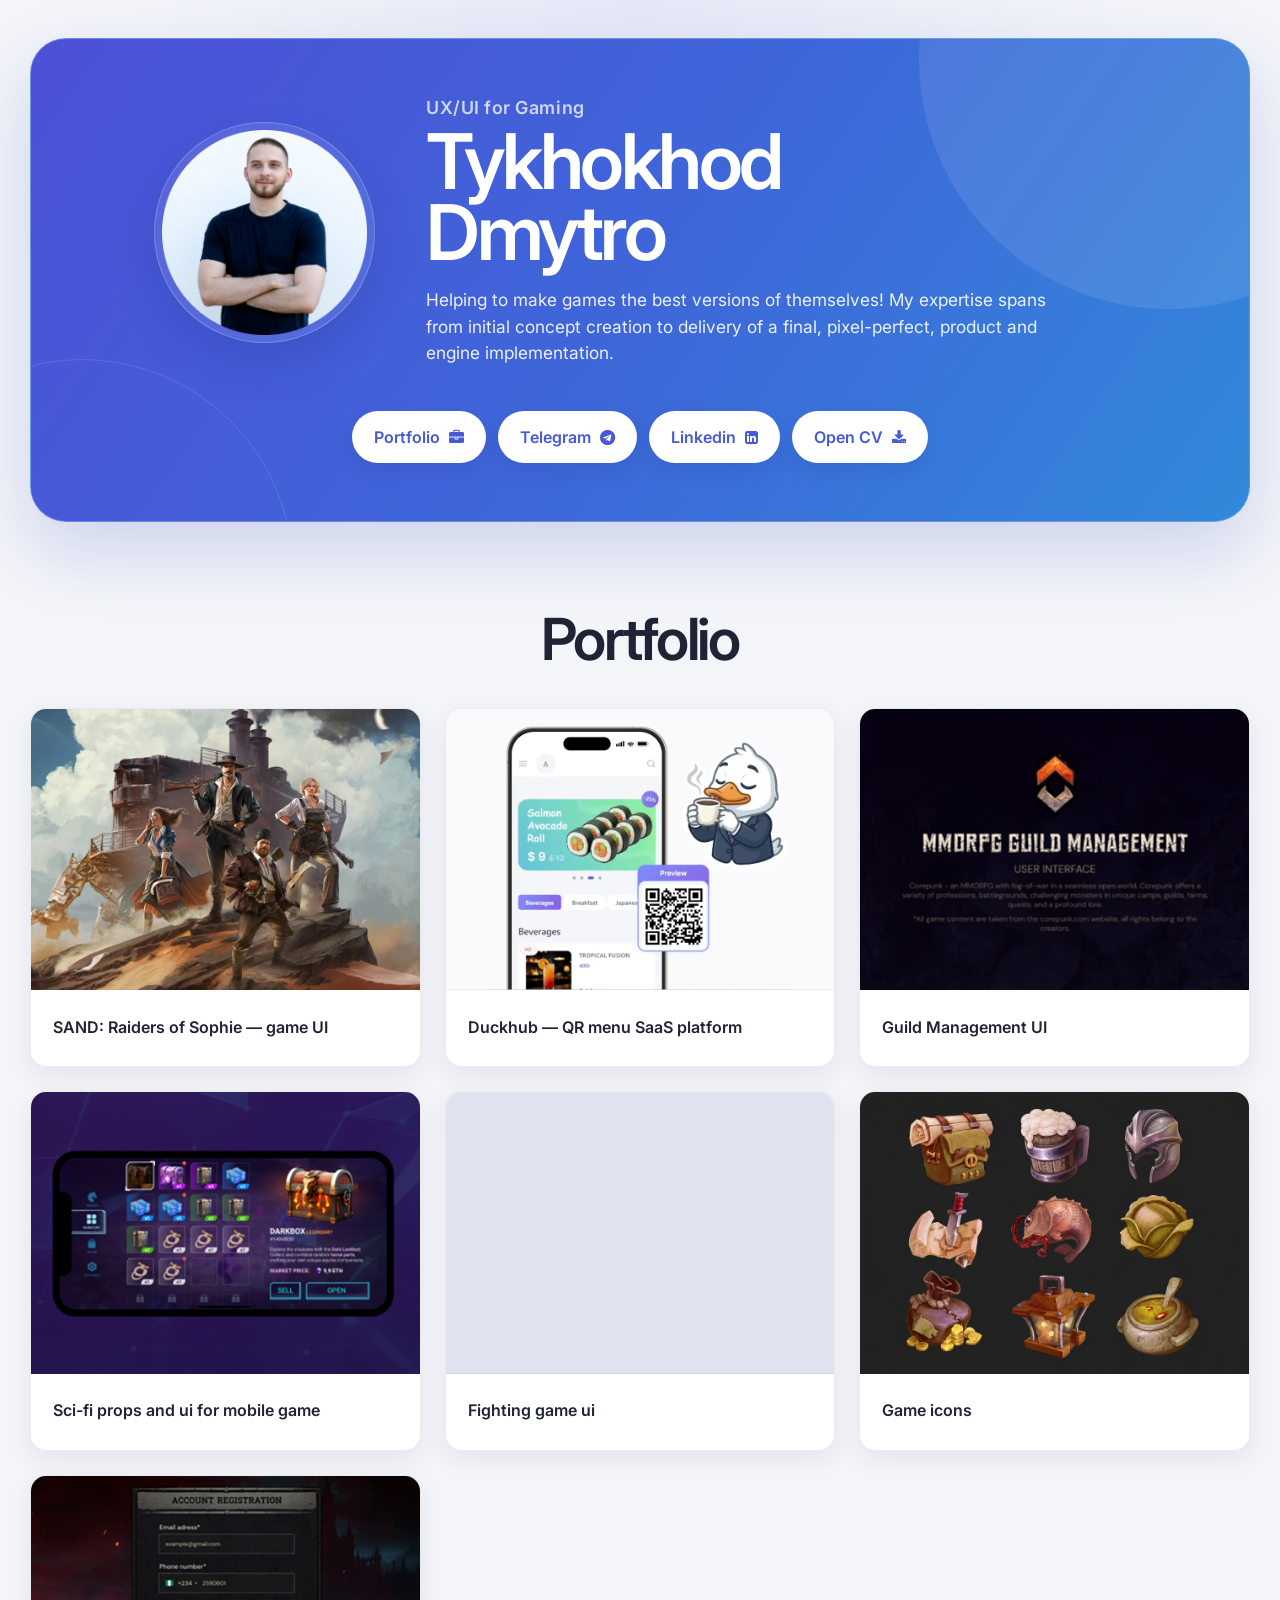
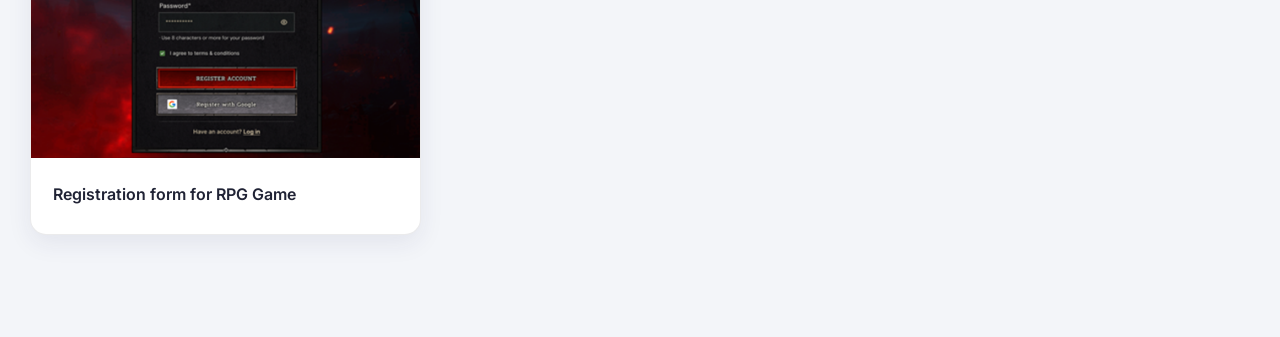
<file: index.html>
<!DOCTYPE html>
<html lang="en">
<head>
    <meta charset="UTF-8">
    <meta name="viewport" content="width=device-width, initial-scale=1, shrink-to-fit=no">
    <meta name="theme-color" content="#4659d7">
    <meta name="description" content="Dmytro Tykhokhod — UX/UI designer for games and digital products.">
    <title>Dmytro Tykhokhod — Game UI/UX Designer</title>
    <link rel="stylesheet" href="static/default.css">
    <link rel="stylesheet" href="static/main.css">
    <link rel="preconnect" href="https://fonts.googleapis.com">
    <link rel="preconnect" href="https://fonts.gstatic.com" crossorigin>
    <link rel="stylesheet" href="https://fonts.googleapis.com/css2?family=Inter:wght@400;500;600;700&amp;display=swap">
    <link rel="icon" type="image/png" href="assets/images/img_Profile.png">
    <link rel="stylesheet" href="static/font-awesome-4.7.0/css/font-awesome.min.css">
</head>
<body>
<div class="container">
    <div class="main">
        <header>
            <div class="logo-section">
                <div class="avatar">
                    <img src="assets/images/img_Profile.png" alt="avatar">
                </div>
                <div class="wrap-description">
                    <div class="profile">UX/UI for Gaming</div>
                    <div class="name">
                        <div>Tykhokhod</div>
                        <div class="first-name">Dmytro</div>
                    </div>
                    <div class="description">
                        Helping to make games the best versions of themselves!
                        My expertise spans from initial concept creation to delivery of a final,
                        pixel-perfect, product and engine implementation.
                    </div>
                </div>
            </div>
        </header>


        <nav aria-label="Portfolio navigation">
            <div class="btn-block">
                <div class="adapted">
                    <button class="btn btn-common" type="button" data-scroll-target=".portfolio">
                        <span>Portfolio</span>
                        <i class="fa fa-briefcase"></i>
                    </button>
                    <a class="btn btn-common" href="https://t.me/dimatyk" target="_blank" rel="noopener noreferrer">
                        <span class="telegram">Telegram</span>
                        <i class="fa fa-telegram"></i>
                    </a>
                    <a class="btn btn-common" href="https://www.linkedin.com/in/dmytro-tykhokhod-5a72621b6/" target="_blank" rel="noopener noreferrer">
                        <span class="linkedin">Linkedin</span>
                        <i class="fa fa-linkedin-square"></i>
                    </a>
                </div>
                <a class="btn btn-common" href="https://drive.google.com/file/d/1KQ-A8HuBuYhqAQ2YOmH59eBYQNU2JqgN/view?usp=sharing" target="_blank" rel="noopener noreferrer">
                    <span>Open CV</span>
                    <i class="fa fa-download"></i>
                </a>
            </div>
        </nav>

    </div>
</div>

<main>
    <div class="portfolio">
        <div class="title">
            Portfolio
        </div>
        <div class="content">
            
            <!-- One wrapping grid: add a card anywhere and the rows re-flow themselves. -->
            <div class="cards">
                <a class="card" href="https://store.steampowered.com/app/1431300/SAND_Raiders_of_Sophie/"
                   target="_blank" rel="noopener noreferrer">
                    <div class="card-media">
                        <img src="assets/images/sand_raiders_of_sophie.jpg"
                             data-cover-src="assets/images/generated-covers/sand-cover-v2.webp"
                             alt="SAND: Raiders of Sophie key art and in-game builder interface">
                    </div>
                    <div class="card-name">SAND: Raiders of Sophie — game UI</div>
                </a>

                <a class="card" href="https://www.duck-hub.com/" target="_blank" rel="noopener noreferrer">
                    <div class="card-media">
                        <img src="assets/images/duckhub-landing.jpg"
                             data-cover-src="assets/images/generated-covers/duckhub-cover-v2.webp"
                             alt="Duckhub landing page showing the QR menu on a phone">
                    </div>
                    <div class="card-name">Duckhub — QR menu SaaS platform</div>
                </a>

                <a class="card" href="https://www.behance.net/gallery/183406741/Guild-Management-Game-UIUX-Design"
                   target="_blank" rel="noopener noreferrer">
                    <div class="card-media">
                        <img src="assets/images/guild-management-ui.png" alt="Guild management game UI">
                    </div>
                    <div class="card-name">Guild Management UI</div>
                </a>

                <a class="card" href="assets/images/scifi_mobile_game.png" target="_blank" rel="noopener noreferrer">
                    <div class="card-media">
                        <img src="assets/images/scifi-props-mobile-game.png" alt="Sci-fi props and UI for a mobile game">
                    </div>
                    <div class="card-name">Sci-fi props and ui for mobile game</div>
                </a>

                <div class="card card-video">
                    <div class="card-media">
                        <iframe src="https://www.youtube.com/embed/bzh3uiaKFiM/?rel=0"
                                title="Fighting game UI showreel"
                                allow="accelerometer; clipboard-write; encrypted-media; gyroscope; picture-in-picture"
                                allowfullscreen></iframe>
                    </div>
                    <div class="card-name">Fighting game ui</div>
                </div>

                <a class="card" href="https://www.artstation.com/artwork/xJELr4" target="_blank" rel="noopener noreferrer">
                    <div class="card-media">
                        <img src="assets/images/game-icons.png"
                             data-cover-src="assets/images/generated-covers/game-icons-cover-v2.webp"
                             alt="Nine hand-painted fantasy game icons">
                    </div>
                    <div class="card-name">Game icons</div>
                </a>

                <a class="card" href="https://www.figma.com/file/7AlN049v7YyGA1jC8XgDGQ/Registration-Form-for-RPG-Game%2C-input-and-button-kit?type=design&node-id=0-1&mode=design&t=4PBK07kCo82uoW28-0"
                   target="_blank" rel="noopener noreferrer">
                    <div class="card-media">
                        <img src="assets/images/registration-form-rpg.png" alt="Registration form for an RPG game">
                    </div>
                    <div class="card-name">Registration form for RPG Game</div>
                </a>
            </div>


            <button class="btn to-top" type="button" data-scroll-target=".container" aria-label="Back to top" title="Back to top">
                <i class="fa fa-arrow-up" aria-hidden="true"></i>
            </button>
        </div>
    </div>
</main>

<script src="static/app.js"></script>
</body>
</html>
</file>
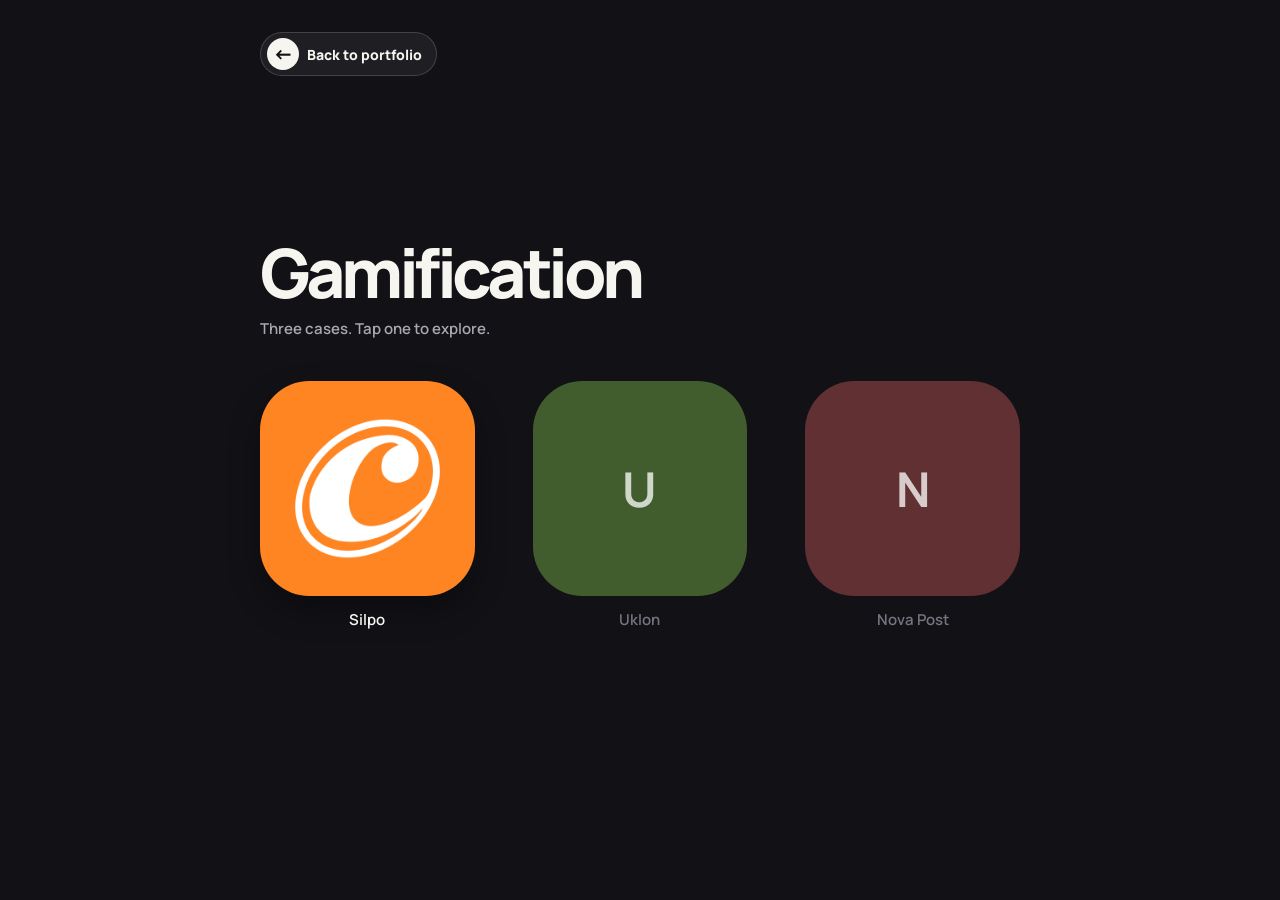
<file: gamification/index.html>
<!doctype html>
<html lang="en">
<head>
    <meta charset="utf-8">
    <meta name="viewport" content="width=device-width, initial-scale=1">
    <meta name="theme-color" content="#111116">
    <meta name="description" content="Gamification concepts by Dmytro Tykhokhod.">
    <title>Gamification — Dmytro Tykhokhod</title>
    <link rel="preconnect" href="https://fonts.googleapis.com">
    <link rel="preconnect" href="https://fonts.gstatic.com" crossorigin>
    <link href="https://fonts.googleapis.com/css2?family=Manrope:wght@500;600;700;800&amp;display=swap" rel="stylesheet">
    <link rel="icon" type="image/png" href="../assets/images/img_Profile.png">
    <link rel="stylesheet" href="styles.css">
</head>
<body>
    <main>
        <a class="back" href="../"><span>←</span> Back to portfolio</a>

        <section class="content" aria-labelledby="page-title">
            <h1 id="page-title">Gamification</h1>
            <p class="subtitle">Three cases. Tap one to explore.</p>

            <div class="apps" aria-label="Gamification projects">
                <a class="app" href="silpo-mcp/">
                    <img src="silpo-app-icon.webp" alt="Silpo app icon">
                    <span>Silpo</span>
                </a>

                <div class="app app--inactive" aria-label="Uklon project, coming soon">
                    <span class="placeholder placeholder--uklon" aria-hidden="true">U</span>
                    <span>Uklon</span>
                </div>

                <div class="app app--inactive" aria-label="Nova Post project, coming soon">
                    <span class="placeholder placeholder--nova" aria-hidden="true">N</span>
                    <span>Nova Post</span>
                </div>
            </div>
        </section>
    </main>
</body>
</html>
</file>
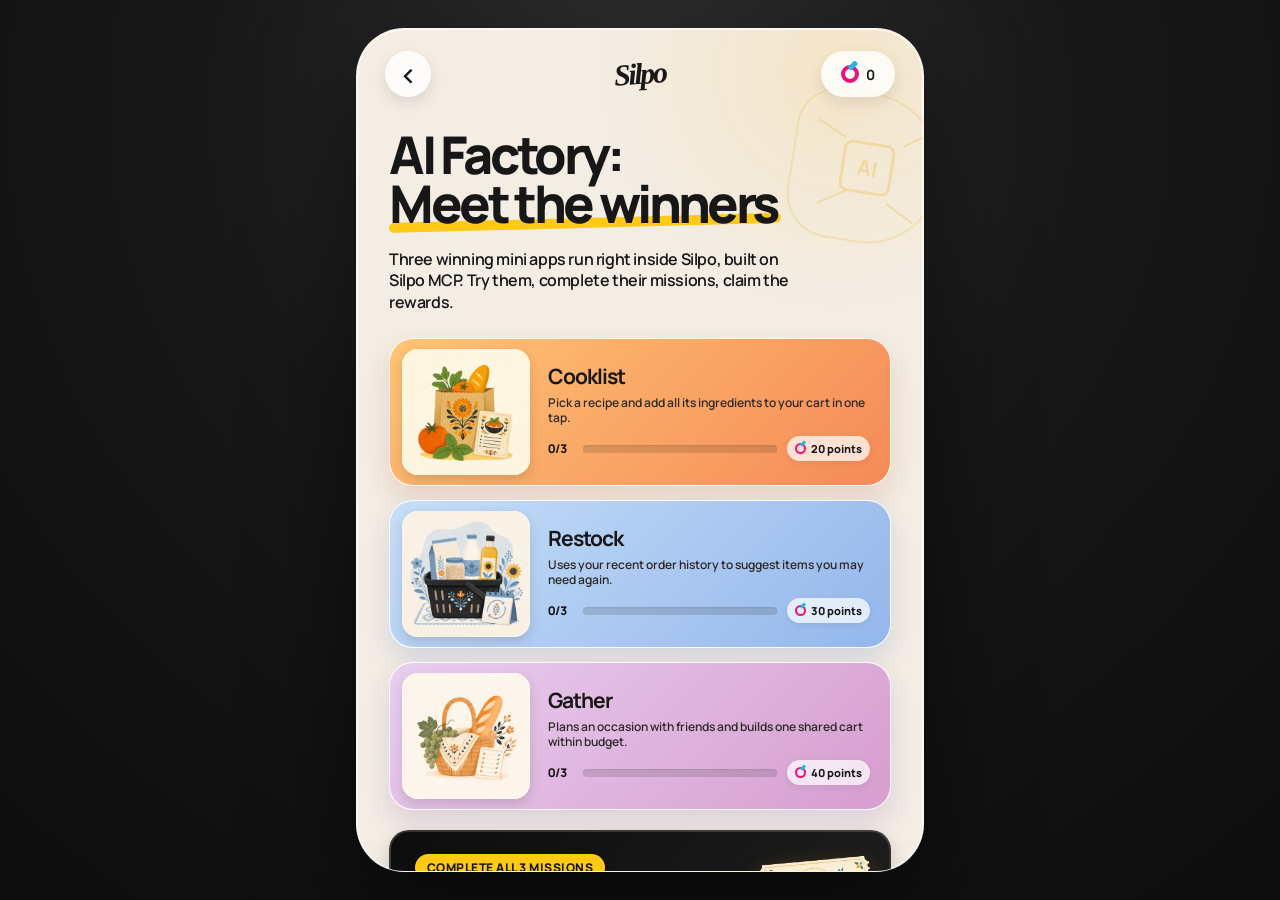
<file: gamification/silpo-mcp/index.html>
<!doctype html>
<html lang="en">
<head>
    <meta charset="utf-8">
    <meta name="viewport" content="width=device-width, initial-scale=1">
    <meta name="theme-color" content="#171717">
    <meta name="description" content="A fictional Silpo in-app event for three MCP hackathon winners.">
    <meta property="og:title" content="Silpo AI Factory Winners">
    <meta property="og:description" content="Try three winning products, complete their missions, and claim rewards.">
    <title>Silpo AI Factory Winners</title>
    <link rel="preconnect" href="https://fonts.googleapis.com">
    <link rel="preconnect" href="https://fonts.gstatic.com" crossorigin>
    <link href="https://fonts.googleapis.com/css2?family=Manrope:wght@500;600;700;800&amp;display=swap" rel="stylesheet">
    <link rel="icon" type="image/png" href="../../assets/images/img_Profile.png">
    <link rel="stylesheet" href="case.css?v=20260831-105">
</head>
<body>
    <div class="demo-stage">
        <main class="event-app" id="app" aria-live="polite"></main>
    </div>

    <button class="success-toast" id="success-toast" type="button" hidden>
        <span class="toast-icon" aria-hidden="true"><svg viewBox="0 0 24 24" width="22" height="22"><path d="M5 12.5l4.2 4.2L19 7.5" fill="none" stroke="currentColor" stroke-width="3" stroke-linecap="round" stroke-linejoin="round"/></svg></span>
        <span><strong>Mission complete</strong><small>Tap to claim your reward</small></span>
        <em aria-hidden="true">›</em>
        <i></i>
    </button>

    <div class="modal" id="info-modal" hidden>
        <div class="modal-card" role="dialog" aria-modal="true" aria-labelledby="modal-title">
            <button class="round-button modal-close" type="button" data-action="close-info" aria-label="Close">×</button>
            <span class="modal-icon">🏆</span>
            <h2 id="modal-title">About this event</h2>
            <p>A fictional Silpo campaign for three MCP hackathon winners. No real orders or rewards are created.</p>
            <button class="primary-button" type="button" data-action="close-info">Got it</button>
        </div>
    </div>

    <script src="case.js?v=20260831-105"></script>
</body>
</html>
</file>
<file: static/default.css>
* {
    margin: 0;
    padding: 0;
    border: 0;
    box-sizing: border-box;
}

body, h1, h2, h3, h4, h5, h6, p {
    font-family: inherit;
    font-weight: normal;
}

ul, ol {
    list-style: none;
}

button, input, select, textarea {
    margin: 0;
    padding: 0;
    border: none;
    background: none;
    font: inherit;
    color: inherit;
}
</file>
<file: static/main.css>
:root {
    --page-bg: #f3f5f9;
    --surface: #ffffff;
    --text: #202335;
    --muted: #697086;
    --primary: #4659d7;
    --primary-dark: #3446bd;
    --accent: #ff5938;
    --border: rgba(32, 35, 53, 0.09);
    --shadow-sm: 0 8px 24px rgba(35, 42, 88, 0.08);
    --shadow-md: 0 18px 50px rgba(35, 42, 88, 0.14);
}

html {
    scroll-behavior: smooth;
    overflow-x: hidden;
}

body {
    min-width: 320px;
    min-height: 100vh;
    overflow-x: hidden;
    background:
        radial-gradient(circle at 50% 0, rgba(76, 83, 214, 0.08), transparent 32rem),
        var(--page-bg);
    color: var(--text);
    font-family: "Inter", sans-serif;
    -webkit-font-smoothing: antialiased;
    text-rendering: optimizeLegibility;
}

.container {
    width: 100%;
    max-width: 1490px;
    margin: 0 auto;
    padding: 0 clamp(16px, 3vw, 30px);
}

.main {
    position: relative;
    isolation: isolate;
    width: 100%;
    margin-top: clamp(16px, 3vw, 40px);
    overflow: hidden;
    border: 1px solid rgba(255, 255, 255, 0.25);
    border-radius: clamp(24px, 3vw, 36px);
    padding: clamp(28px, 4.5vw, 64px) clamp(20px, 6vw, 84px);
    background: linear-gradient(125deg, #4d50d6 0%, #3e67d9 52%, #3289db 100%);
    box-shadow: 0 28px 70px rgba(55, 76, 184, 0.2);
}

.main::before,
.main::after {
    position: absolute;
    z-index: -1;
    border-radius: 50%;
    content: "";
    pointer-events: none;
}

.main::before {
    top: -230px;
    right: -170px;
    width: 500px;
    height: 500px;
    background: rgba(255, 255, 255, 0.09);
}

.main::after {
    bottom: -260px;
    left: -160px;
    width: 420px;
    height: 420px;
    border: 1px solid rgba(255, 255, 255, 0.12);
}

.logo-section {
    display: flex;
    align-items: center;
    justify-content: center;
    gap: clamp(24px, 4vw, 56px);
    max-width: 1040px;
    margin: 0 auto;
}

.avatar {
    flex: 0 0 auto;
    padding: 7px;
    border: 1px solid rgba(255, 255, 255, 0.22);
    border-radius: 50%;
    background: rgba(255, 255, 255, 0.09);
    box-shadow: 0 20px 45px rgba(24, 38, 122, 0.18);
}

.avatar img {
    display: block;
    width: clamp(144px, 16vw, 220px);
    height: auto;
}

.wrap-description {
    flex: 1 1 520px;
    min-width: 0;
    max-width: 700px;
}

.profile {
    color: rgba(255, 255, 255, 0.74);
    font-size: clamp(14px, 1.4vw, 19px);
    font-weight: 600;
    letter-spacing: 0.03em;
}

.name {
    display: flex;
    flex-direction: column;
    margin: 0.12em 0 0.24em;
    color: #ffffff;
    font-size: clamp(44px, 6vw, 84px);
    font-weight: 600;
    letter-spacing: -0.045em;
    line-height: 0.92;
}

.description {
    max-width: 650px;
    color: rgba(255, 255, 255, 0.9);
    font-size: clamp(15px, 1.35vw, 18px);
    font-weight: 400;
    line-height: 1.55;
}

.btn-block,
.adapted {
    display: flex;
    flex-wrap: wrap;
    justify-content: center;
    gap: 12px;
}

.btn-block {
    margin-top: clamp(28px, 4vw, 44px);
}

.btn {
    display: inline-flex;
    min-height: 52px;
    align-items: center;
    justify-content: center;
    gap: 9px;
    border: 0;
    border-radius: 999px;
    padding: 14px 22px;
    color: var(--primary);
    background: var(--surface);
    box-shadow: 0 8px 20px rgba(28, 43, 121, 0.12);
    cursor: pointer;
    font-size: 16px;
    font-weight: 600;
    line-height: 1;
    text-decoration: none;
    touch-action: manipulation;
    transition: color 160ms ease, background 160ms ease, box-shadow 160ms ease, transform 160ms ease;
}

.btn i {
    font-size: 0.95em;
}

.btn:active {
    color: #ffffff;
    background: var(--accent);
    box-shadow: 0 6px 14px rgba(234, 68, 38, 0.24);
    transform: scale(0.98);
}

.btn:focus-visible,
.card:focus-visible {
    outline: 3px solid rgba(255, 255, 255, 0.95);
    outline-offset: 4px;
}

.portfolio {
    width: 100%;
    padding-top: clamp(48px, 7vw, 88px);
}

.portfolio .title {
    margin: 0 auto clamp(24px, 4vw, 40px);
    padding: 0 20px;
    color: var(--text);
    font-size: clamp(34px, 5vw, 58px);
    font-weight: 600;
    letter-spacing: -0.04em;
    line-height: 1;
    text-align: center;
}

.content {
    position: relative;
    width: 100%;
    max-width: 1490px;
    margin: 0 auto;
    padding: 0 clamp(16px, 3vw, 30px) clamp(64px, 8vw, 110px);
}

.cards {
    display: grid;
    grid-template-columns: repeat(3, minmax(0, 1fr));
    gap: clamp(16px, 2vw, 24px);
    width: 100%;
}

.card {
    display: flex;
    min-width: 0;
    flex-direction: column;
    overflow: hidden;
    border: 1px solid var(--border);
    border-radius: 16px;
    background: var(--surface);
    box-shadow: var(--shadow-sm);
    color: inherit;
    cursor: pointer;
    text-decoration: none;
    transition: transform 180ms cubic-bezier(0.2, 0, 0, 1), box-shadow 180ms cubic-bezier(0.2, 0, 0, 1), border-color 180ms ease;
}

.card:active {
    transform: translateY(-1px);
}

.card:focus-visible {
    outline-color: var(--primary);
}

.card-video,
.card-video:active {
    border-color: var(--border);
    box-shadow: var(--shadow-sm);
    cursor: default;
    transform: none;
}

.card-media {
    position: relative;
    width: 100%;
    aspect-ratio: 461 / 334;
    overflow: hidden;
    background: #dfe3ef;
}

.card-media::after {
    position: absolute;
    inset: 0;
    border-bottom: 1px solid rgba(32, 35, 53, 0.06);
    content: "";
    pointer-events: none;
}

.card-media img,
.card-media iframe {
    display: block;
    width: 100%;
    height: 100%;
    object-fit: cover;
    object-position: top center;
}

.card-media img {
    transition: transform 420ms cubic-bezier(0.2, 0, 0, 1);
}

.card-name {
    display: flex;
    min-height: 76px;
    align-items: center;
    padding: 18px 22px 20px;
    color: var(--text);
    font-size: clamp(16px, 1.25vw, 18px);
    font-weight: 600;
    line-height: 1.35;
}

.to-top {
    position: fixed;
    z-index: 10;
    right: clamp(14px, 2vw, 26px);
    bottom: clamp(14px, 2vw, 26px);
    width: 52px;
    height: 52px;
    padding: 0;
    border-radius: 50%;
    color: #ffffff;
    background: var(--accent);
    box-shadow: 0 12px 28px rgba(234, 68, 38, 0.32);
    opacity: 0;
    pointer-events: none;
    transform: translateY(12px);
}

.to-top.is-visible {
    opacity: 1;
    pointer-events: auto;
    transform: translateY(0);
}

@media (max-width: 1023px) {
    .logo-section {
        gap: 28px;
    }

    .cards {
        grid-template-columns: repeat(2, minmax(0, 1fr));
    }
}

@media (max-width: 700px) {
    body {
        background: var(--page-bg);
    }

    .container {
        padding: 0 12px;
    }

    .main {
        margin-top: 12px;
        border-radius: 24px;
        padding: 32px 18px 22px;
    }

    .logo-section {
        flex-direction: column;
        gap: 20px;
        text-align: center;
    }

    .avatar {
        padding: 5px;
    }

    .avatar img {
        width: clamp(126px, 38vw, 168px);
    }

    .wrap-description {
        flex-basis: auto;
    }

    .profile {
        font-size: 14px;
    }

    .name {
        margin-top: 0.15em;
        font-size: clamp(42px, 14vw, 58px);
        line-height: 0.94;
    }

    .description {
        max-width: 34rem;
        margin: 0 auto;
        font-size: 15px;
        line-height: 1.5;
    }

    .btn-block {
        display: grid;
        grid-template-columns: repeat(2, minmax(0, 1fr));
        gap: 10px;
        margin-top: 26px;
    }

    .adapted {
        display: contents;
    }

    .btn {
        width: 100%;
        min-width: 0;
        min-height: 50px;
        padding: 13px 12px;
        font-size: 15px;
    }

    .portfolio {
        padding-top: 48px;
    }

    .portfolio .title {
        margin-bottom: 24px;
        font-size: 36px;
    }

    .content {
        padding: 0 12px 72px;
    }

    .cards {
        grid-template-columns: minmax(0, 1fr);
        gap: 16px;
    }

    .card {
        width: 100%;
        max-width: none;
        border-radius: 14px;
    }

    .card-name {
        min-height: 68px;
        padding: 16px 18px 18px;
        font-size: 17px;
    }

    .to-top {
        right: 12px;
        bottom: 12px;
        width: 48px;
        height: 48px;
    }
}

@media (max-width: 340px) {
    .btn-block {
        grid-template-columns: minmax(0, 1fr);
    }

    .main {
        padding-inline: 14px;
    }
}

@media (hover: hover) and (pointer: fine) {
    .btn:hover {
        color: #ffffff;
        background: var(--accent);
        box-shadow: 0 12px 26px rgba(234, 68, 38, 0.3);
        transform: translateY(-2px);
    }

    .btn:active {
        box-shadow: 0 6px 14px rgba(234, 68, 38, 0.24);
        transform: scale(0.98);
    }

    .card:not(.card-video):hover {
        border-color: rgba(70, 89, 215, 0.2);
        box-shadow: var(--shadow-md);
        transform: translateY(-5px);
    }

    .card:not(.card-video):hover .card-media img {
        transform: scale(1.025);
    }

    .to-top:hover {
        background: #f0492b;
    }
}

@media (prefers-reduced-motion: reduce) {
    html {
        scroll-behavior: auto;
    }

    .btn,
    .card,
    .card-media img,
    .to-top {
        transition: none;
    }
}
</file>
<file: gamification/styles.css>
:root {
    color-scheme: dark;
    font-family: "Manrope", system-ui, -apple-system, BlinkMacSystemFont, "Segoe UI", sans-serif;
}

* { box-sizing: border-box; }

html,
body {
    min-width: 320px;
    min-height: 100%;
}

body {
    margin: 0;
    color: #f7f5ef;
    background: #111116;
    -webkit-font-smoothing: antialiased;
}

main {
    display: flex;
    width: min(100% - 40px, 760px);
    min-height: 100svh;
    margin: 0 auto;
    flex-direction: column;
    padding: 32px 0;
}

.back {
    display: inline-flex;
    width: fit-content;
    min-height: 44px;
    align-items: center;
    gap: 8px;
    padding: 5px 14px 5px 6px;
    border: 1px solid rgba(255, 255, 255, .16);
    border-radius: 999px;
    color: #f7f5ef;
    background: rgba(255, 255, 255, .06);
    font-size: 14px;
    font-weight: 800;
    text-decoration: none;
    transition: background .18s ease, border-color .18s ease;
}

.back span {
    display: grid;
    width: 32px;
    height: 32px;
    place-items: center;
    border-radius: 50%;
    color: #111116;
    background: #f7f5ef;
    font-size: 20px;
    line-height: 1;
}

.content {
    margin: auto 0;
    padding-bottom: 76px;
}

h1 {
    margin: 0 0 12px;
    font-size: clamp(42px, 8vw, 68px);
    font-weight: 800;
    letter-spacing: -.065em;
    line-height: 1;
}

.subtitle {
    margin: 0 0 42px;
    color: #aaa7b1;
    font-size: 15px;
    font-weight: 600;
}

.apps {
    display: grid;
    grid-template-columns: repeat(3, minmax(0, 1fr));
    gap: clamp(22px, 7vw, 58px);
}

.app {
    display: flex;
    min-width: 0;
    flex-direction: column;
    align-items: center;
    gap: 13px;
    color: #f7f5ef;
    font-size: 15px;
    font-weight: 600;
    text-decoration: none;
}

.app img,
.placeholder {
    display: grid;
    width: 100%;
    aspect-ratio: 1;
    place-items: center;
    border-radius: 23%;
}

.app img {
    object-fit: cover;
    box-shadow: 0 14px 32px rgba(0, 0, 0, .28);
    transition: transform .18s ease;
}

.placeholder {
    color: rgba(255, 255, 255, .75);
    background: #292931;
    font-size: clamp(30px, 8vw, 48px);
    font-weight: 700;
}

.placeholder--uklon { background: #415c2d; }
.placeholder--nova { background: #603033; }

.app--inactive {
    color: #77747f;
    cursor: default;
}

@media (hover: hover) {
    a.app:hover img { transform: translateY(-5px); }
    .back:hover {
        border-color: rgba(255, 255, 255, .3);
        background: rgba(255, 255, 255, .11);
    }
}

@media (max-width: 520px) {
    main {
        width: min(100% - 32px, 760px);
        padding-top: 20px;
    }

    .content { padding-bottom: 48px; }

    h1 {
        font-size: 46px;
    }

    .subtitle { margin-bottom: 34px; }

    .apps { gap: 14px; }

    .app {
        gap: 10px;
        font-size: 13px;
    }
}

@media (prefers-reduced-motion: reduce) {
    * { transition: none !important; }
}
</file>
<file: gamification/silpo-mcp/case.css>
:root {
    color-scheme: light;
    --ink: #171717;
    --paper: #f3ede4;
    --paper-deep: #e9dfd2;
    --yellow: #ffc916;
    --yellow-bright: #ffd82e;
    --gold: #e7a900;
    --line: #ecd8b3;
    --muted: #5d574c;
    --green: #0f7350;
    --shadow: 0 18px 48px rgba(18, 16, 12, .16);
    font-family: "Manrope", system-ui, -apple-system, BlinkMacSystemFont, "Segoe UI", sans-serif;
}

* {
    box-sizing: border-box;
}

html {
    min-width: 320px;
    background: #111;
}

body {
    min-width: 320px;
    min-height: 100vh;
    min-height: 100dvh;
    margin: 0;
    color: var(--ink);
    background:
        radial-gradient(circle at 50% 12%, #313131 0, #181818 42%, #0d0d0d 100%);
}

button,
a {
    -webkit-tap-highlight-color: transparent;
}

button {
    font: inherit;
}

button:focus-visible {
    outline: 3px solid #2f79ff;
    outline-offset: 3px;
}

[hidden] {
    display: none !important;
}

.demo-stage {
    display: grid;
    min-height: 100vh;
    min-height: 100dvh;
    place-items: center;
    padding: 28px;
}

.event-app {
    position: relative;
    width: min(100%, 568px);
    height: min(1040px, calc(100vh - 56px));
    min-height: 720px;
    overflow-x: hidden;
    overflow-y: auto;
    overscroll-behavior: contain;
    scrollbar-width: none;
    border: 1px solid rgba(255, 255, 255, .42);
    border-radius: 48px;
    background:
        radial-gradient(circle at 85% 5%, rgba(255, 190, 55, .16), transparent 26%),
        var(--paper);
    box-shadow: 0 40px 100px rgba(0, 0, 0, .55), inset 0 0 0 1px rgba(255, 255, 255, .7);
}

.event-app::-webkit-scrollbar {
    display: none;
}

.screen {
    min-height: 100%;
    overflow: visible;
    animation: screen-in .42s cubic-bezier(.22, .9, .3, 1) both;
}

.top-bar {
    position: sticky;
    top: 0;
    z-index: 20;
    display: grid;
    grid-template-columns: 80px 1fr 80px;
    align-items: center;
    padding: 22px 28px 18px;
    background: rgba(243, 237, 228, 0);
    box-shadow: 0 10px 24px rgba(52, 43, 32, 0);
    -webkit-backdrop-filter: blur(0) saturate(1);
    backdrop-filter: blur(0) saturate(1);
    transition: background-color .2s ease, box-shadow .2s ease, backdrop-filter .2s ease;
}

.top-bar.is-scrolled {
    background: rgba(243, 237, 228, .9);
    box-shadow: 0 10px 24px rgba(52, 43, 32, .06);
    -webkit-backdrop-filter: blur(14px) saturate(1.08);
    backdrop-filter: blur(14px) saturate(1.08);
}

.bonus-mark {
    --bonus-size: 18px;
    position: relative;
    display: inline-block;
    width: 1em;
    height: 1em;
    flex: none;
    box-sizing: border-box;
    border: .27em solid #f20f78;
    border-radius: 50%;
    font-size: var(--bonus-size);
}

.bonus-mark::after {
    position: absolute;
    top: -.33em;
    right: -.18em;
    width: .56em;
    height: .3em;
    border-radius: .08em;
    background: #20b9df;
    content: "";
    transform: rotate(-44deg);
}

.points-wallet {
    position: relative;
    display: inline-flex;
    min-width: 74px;
    height: 46px;
    align-items: center;
    justify-content: center;
    justify-self: end;
    gap: 7px;
    padding: 0 13px;
    border-radius: 999px;
    color: #171717;
    background: rgba(255, 255, 255, .82);
    box-shadow: 0 6px 16px rgba(23, 23, 23, .1);
    font-size: 14px;
    font-weight: 800;
    transition: transform .22s cubic-bezier(.2, 1.7, .4, 1), box-shadow .22s ease;
}

.points-wallet > .bonus-mark {
    --bonus-size: 18px;
}

.points-wallet.is-updated {
    box-shadow: 0 8px 22px rgba(181, 128, 0, .42);
    animation: wallet-arrival .34s cubic-bezier(.2, 1.7, .4, 1) both;
}

.round-button {
    display: grid;
    width: 46px;
    height: 46px;
    padding: 0;
    place-items: center;
    border: 0;
    border-radius: 50%;
    color: var(--ink);
    background: rgba(255, 255, 255, .82);
    box-shadow: 0 6px 16px rgba(23, 23, 23, .1);
    cursor: pointer;
    font-size: 31px;
    font-weight: 500;
    line-height: 1;
}

.silpo-logo {
    justify-self: center;
    font-family: Georgia, "Times New Roman", serif;
    font-size: 30px;
    font-style: italic;
    font-weight: 800;
    letter-spacing: -.08em;
    transform: rotate(-4deg);
}

.screen-content {
    position: relative;
    padding: 16px 32px calc(44px + env(safe-area-inset-bottom));
}

.screen-content > * {
    position: relative;
    z-index: 1;
}

.circuit-mark {
    position: absolute;
    z-index: 0;
    top: -22px;
    right: -18px;
    width: 150px;
    height: 150px;
    border: 2px solid rgba(223, 163, 0, .17);
    border-radius: 34% 66% 62% 38%;
    color: rgba(223, 163, 0, .22);
    transform: rotate(9deg);
    animation: circuit-float 4.5s ease-in-out infinite;
}

.circuit-mark span {
    position: absolute;
    top: 47px;
    left: 48px;
    display: grid;
    width: 52px;
    height: 52px;
    place-items: center;
    border: 3px solid currentColor;
    border-radius: 9px;
    font-size: 21px;
    font-weight: 800;
}

.circuit-mark i {
    position: absolute;
    width: 32px;
    height: 2px;
    background: currentColor;
}

.circuit-mark i:nth-of-type(1) { top: 38px; left: 18px; transform: rotate(25deg); }
.circuit-mark i:nth-of-type(2) { top: 105px; left: 28px; transform: rotate(-32deg); }
.circuit-mark i:nth-of-type(3) { top: 36px; right: 10px; transform: rotate(-34deg); }
.circuit-mark i:nth-of-type(4) { top: 112px; right: 17px; transform: rotate(28deg); }

h1,
h2,
p {
    margin-top: 0;
}

h1 {
    max-width: 400px;
    margin-bottom: 20px;
    font-size: clamp(40px, 8vw, 52px);
    font-weight: 800;
    letter-spacing: -.065em;
    line-height: .94;
}

h1 span {
    position: relative;
    display: inline-block;
}

h1 span::after {
    position: absolute;
    z-index: -1;
    right: -4px;
    bottom: -4px;
    left: 0;
    height: 10px;
    border-radius: 20px;
    background: var(--yellow);
    content: "";
    transform: rotate(-1.5deg);
    transform-origin: left center;
    animation: underline-in .5s .12s cubic-bezier(.2, .85, .35, 1) both;
}

.hero-copy,
.product-heading p,
.final-content > p {
    max-width: 415px;
    margin-bottom: 24px;
    font-size: 16px;
    font-weight: 600;
    letter-spacing: -.025em;
    line-height: 1.35;
}

.winner-cards {
    display: grid;
    gap: 14px;
}

.winner-card {
    position: relative;
    display: grid;
    min-height: 148px;
    grid-template-columns: 128px minmax(0, 1fr);
    gap: 18px;
    align-items: center;
    width: 100%;
    overflow: hidden;
    padding: 0 20px 0 12px;
    border: 1px solid rgba(255, 255, 255, .92);
    border-radius: 24px;
    color: var(--ink);
    background: #fff;
    box-shadow: 0 12px 26px rgba(96, 61, 0, .14);
    cursor: pointer;
    text-align: left;
}

.winner-card:nth-child(1) { animation: card-rise .4s .05s both; }
.winner-card:nth-child(2) { animation: card-rise .4s .11s both; }
.winner-card:nth-child(3) { animation: card-rise .4s .17s both; }

.winner-card--cooklist {
    background: linear-gradient(135deg, #ffc474, #f58a58);
    box-shadow: 0 12px 26px rgba(177, 65, 30, .16);
}

.winner-card--restock {
    background: linear-gradient(135deg, #c5def8, #94b6eb);
    box-shadow: 0 12px 26px rgba(47, 80, 180, .16);
}

.winner-card--gather {
    background: linear-gradient(135deg, #e8cef0, #d79dcf);
    box-shadow: 0 12px 26px rgba(92, 49, 170, .16);
}

.winner-card.is-complete {
    box-shadow: 0 11px 25px rgba(23, 23, 23, .12);
}

.winner-thumb {
    align-self: stretch;
    margin: 10px 0;
    border-radius: 16px;
    box-shadow: inset 0 0 0 1.5px rgba(255, 255, 255, .65), 0 5px 12px rgba(23, 23, 23, .14);
}

.winner-thumb,
.product-visual {
    position: relative;
    overflow: hidden;
}

.winner-thumb::after,
.product-visual::after,
.app-tag-icon::after {
    position: absolute;
    inset: 0;
    border-radius: inherit;
    background: var(--visual) center / var(--visual-size, cover) no-repeat;
    content: "";
    opacity: 0;
    transition: opacity .45s ease;
}

.winner-thumb.is-loaded::after,
.product-visual.is-loaded::after,
.app-tag-icon.is-loaded::after {
    opacity: 1;
}

.winner-thumb--cooklist,
.product-visual--cooklist {
    background-color: #fff7e8;
}

.winner-thumb--restock,
.product-visual--restock {
    background-color: #f3f7fa;
}

.winner-thumb--gather,
.product-visual--gather {
    background-color: #fff6ee;
}

.winner-card-copy {
    display: flex;
    min-width: 0;
    flex-direction: column;
    gap: 5px;
}

.winner-card-title {
    display: flex;
    align-items: center;
    gap: 8px;
}

.winner-card-copy b {
    font-size: 21px;
    letter-spacing: -.045em;
}

.winner-card-copy small {
    display: -webkit-box;
    overflow: hidden;
    color: #2e2b26;
    font-size: 12px;
    font-weight: 600;
    line-height: 1.28;
    -webkit-box-orient: vertical;
    -webkit-line-clamp: 2;
}

.winner-card-progress {
    display: grid;
    grid-template-columns: auto minmax(52px, 1fr) auto;
    align-items: center;
    gap: 10px;
    width: 100%;
    margin-top: 6px;
    color: #171717;
    font-size: 11px;
    font-weight: 800;
}

.winner-progress-count {
    min-width: 25px;
    font-size: 12px;
    font-variant-numeric: tabular-nums;
}

.winner-progress-track {
    height: 8px;
    overflow: hidden;
    border-radius: 999px;
    background: rgba(23, 23, 23, .14);
    box-shadow: inset 0 1px 2px rgba(23, 23, 23, .1);
}

.winner-progress-track i {
    display: block;
    width: var(--card-progress);
    height: 100%;
    border-radius: inherit;
    background: #fff;
    box-shadow: 0 1px 3px rgba(23, 23, 23, .14);
    transition: width .35s ease;
}

.winner-progress-reward {
    display: inline-flex;
    min-height: 25px;
    align-items: center;
    gap: 5px;
    padding: 3px 8px;
    border-radius: 999px;
    background: rgba(255, 255, 255, .72);
    box-shadow: 0 2px 7px rgba(23, 23, 23, .08);
    white-space: nowrap;
}

.winner-progress-reward .bonus-mark {
    --bonus-size: 11px;
}

.reward-check {
    color: var(--green);
    font-size: 12px;
    font-style: normal;
    font-weight: 800;
    line-height: 1;
}

.grand-card,
.grand-prize {
    position: relative;
    display: flex;
    min-height: 112px;
    align-items: center;
    justify-content: space-between;
    gap: 16px;
    overflow: hidden;
    margin-top: 20px;
    padding: 19px 22px;
    border: 0;
    border-radius: 20px;
    color: #fff;
    background: linear-gradient(135deg, #0d0d0d, #202020);
    box-shadow: 0 8px 20px rgba(0, 0, 0, .18);
}

.grand-card::after,
.grand-prize::after {
    position: absolute;
    inset: -21px;
    opacity: .38;
    background-image: radial-gradient(var(--yellow) 1px, transparent 1px);
    background-size: 21px 21px;
    content: "";
    pointer-events: none;
    animation: dots-drift 14s linear infinite;
}

@keyframes dots-drift {
    from { background-position: 0 0; }
    to { background-position: 21px 21px; }
}

.grand-card div,
.grand-card span,
.grand-prize > * {
    position: relative;
    z-index: 1;
}

.grand-card small,
.grand-prize small {
    display: block;
    margin-bottom: 4px;
    color: #ffe17b;
    font-size: 12px;
    font-weight: 800;
    text-transform: uppercase;
}

.grand-card strong,
.grand-prize strong {
    color: #fff;
    font-size: 21px;
    letter-spacing: -.035em;
    line-height: 1.15;
}

.grand-card > span {
    font-size: 47px;
    filter: drop-shadow(0 5px 10px rgba(255, 194, 0, .24));
}

.grand-card {
    min-height: 148px;
    padding: 22px 24px;
    border: 2px solid rgba(255, 255, 255, .14);
    isolation: isolate;
    background: linear-gradient(135deg, #0d0d0d, #202020);
}

.grand-card > div {
    z-index: 3;
    max-width: 62%;
}

.grand-coupons {
    position: absolute !important;
    z-index: 2 !important;
    top: 0;
    right: 14px;
    bottom: 0;
    width: 48%;
    pointer-events: none;
}

.grand-coupon {
    position: absolute;
    width: 132px;
    height: auto;
    filter: drop-shadow(0 9px 10px rgba(0, 0, 0, .42));
    transform-origin: 50% 55%;
    animation: coupon-wobble 3.8s ease-in-out infinite;
}

.grand-coupon--one {
    --coupon-angle: 8deg;
    --coupon-angle-a: 12deg;
    --coupon-angle-b: 5deg;
    --coupon-x-a: 3px;
    --coupon-x-b: -2px;
    z-index: 3;
    top: 11px;
    right: -5px;
}

.grand-coupon--two {
    --coupon-angle: -11deg;
    --coupon-angle-a: -7deg;
    --coupon-angle-b: -14deg;
    --coupon-x-a: -4px;
    --coupon-x-b: 2px;
    z-index: 2;
    top: 48px;
    right: 54px;
    width: 124px;
    animation-delay: -.9s;
}

.grand-coupon--three {
    --coupon-angle: 15deg;
    --coupon-angle-a: 10deg;
    --coupon-angle-b: 18deg;
    --coupon-x-a: 2px;
    --coupon-x-b: -3px;
    z-index: 1;
    top: 75px;
    right: -12px;
    width: 113px;
    animation-delay: -1.8s;
}

@keyframes coupon-wobble {
    0%, 100% { transform: translate3d(0, 0, 0) rotate(var(--coupon-angle)); }
    38% { transform: translate3d(var(--coupon-x-a), -6px, 0) rotate(var(--coupon-angle-a)); }
    72% { transform: translate3d(var(--coupon-x-b), 3px, 0) rotate(var(--coupon-angle-b)); }
}

.grand-card::after {
    display: none;
}

.grand-card strong {
    display: block;
    color: var(--yellow-bright);
    font-size: 27px;
    -webkit-text-stroke: 1px #0b0b0b;
    paint-order: stroke fill;
    text-shadow: 0 2px 12px rgba(0, 0, 0, .55);
}

.grand-card small {
    display: inline-flex;
    margin-bottom: 9px;
    padding: 5px 12px;
    border-radius: 999px;
    color: #171717;
    background: var(--yellow);
    box-shadow: 0 3px 8px rgba(0, 0, 0, .3);
    letter-spacing: .04em;
}

.grand-chip {
    display: inline-block;
    margin-top: 9px;
    padding: 6px 14px;
    border-radius: 999px;
    color: #171717;
    background: #fff;
    box-shadow: 0 4px 10px rgba(0, 0, 0, .35);
    font-size: 14px;
    font-style: normal;
    font-weight: 800;
    letter-spacing: -.02em;
    transform: rotate(-2deg);
}

.grand-card.is-ready {
    box-shadow: 0 14px 30px rgba(0, 0, 0, .24);
}

.primary-button,
.secondary-button {
    width: 100%;
    min-height: 58px;
    padding: 14px 24px;
    border: 0;
    border-radius: 999px;
    cursor: pointer;
    font-size: clamp(15px, 4vw, 18px);
    font-weight: 800;
    letter-spacing: -.02em;
}

.primary-button {
    color: #111;
    background: var(--yellow);
    box-shadow: 0 7px 0 #d39d00, 0 12px 21px rgba(183, 128, 0, .2);
}

.primary-button:active {
    transform: translateY(3px);
    box-shadow: 0 4px 0 #d39d00, 0 7px 12px rgba(183, 128, 0, .18);
}

.primary-button:disabled,
.secondary-button:disabled {
    color: #6b6559;
    background: #e6e0d6;
    box-shadow: 0 7px 0 #c8c0b2, 0 12px 21px rgba(90, 62, 0, .08);
    cursor: default;
}

.secondary-button {
    color: var(--ink);
    background: #fff;
    box-shadow: 0 7px 0 #dcd4c6, 0 12px 21px rgba(90, 62, 0, .1);
}

.secondary-button:active {
    transform: translateY(3px);
    box-shadow: 0 4px 0 #dcd4c6, 0 7px 12px rgba(90, 62, 0, .08);
}

.sticky-action {
    margin-top: 14px;
}

.swipe-control {
    --swipe-progress: 0%;
    --swipe-ratio: 0;
    touch-action: none;
    -webkit-tap-highlight-color: transparent;
    position: relative;
    display: flex;
    height: 68px;
    align-items: center;
    justify-content: center;
    overflow: hidden;
    margin-top: 18px;
    border: 0;
    border-radius: 999px;
    background: var(--yellow);
    box-shadow: 0 5px 0 #d39d00, 0 10px 20px rgba(183, 128, 0, .18);
    user-select: none;
    transition: transform .16s ease, box-shadow .16s ease;
}

.swipe-control::before {
    position: absolute;
    inset: 0 auto 0 0;
    width: var(--swipe-progress);
    border-radius: inherit;
    background: rgba(255, 255, 255, .24);
    content: "";
}

.swipe-control > strong {
    position: relative;
    z-index: 1;
    color: var(--ink);
    font-size: 15px;
    opacity: calc(1 - (var(--swipe-ratio) * .88));
    transform: translateX(calc(var(--swipe-ratio) * -34px));
    transition: opacity .2s ease, transform .2s ease;
}

.swipe-control > span {
    position: absolute;
    right: 24px;
    color: rgba(23, 23, 23, .4);
    font-size: 20px;
    font-weight: 800;
    letter-spacing: -.2em;
    opacity: calc(.4 - (var(--swipe-ratio) * .28));
    transform: translateX(calc(var(--swipe-ratio) * 18px));
    transition: opacity .2s ease, transform .2s ease;
}

.swipe-control:not(.is-dragging):not(.is-complete) > span {
    animation: arrow-fade 1.5s ease-in-out infinite;
}

.swipe-thumb {
    position: absolute;
    z-index: 2;
    top: 5px;
    left: 5px;
    display: grid;
    width: 58px;
    height: 58px;
    padding: 0;
    place-items: center;
    border: 0;
    border-radius: 50%;
    color: var(--ink);
    background: #fff8df;
    box-shadow: 0 3px 0 #d39d00, 0 6px 12px rgba(183, 128, 0, .18);
    cursor: grab;
    font-size: 36px;
    line-height: 1;
    touch-action: none;
    transition: transform .2s cubic-bezier(.2, .8, .3, 1), background .2s ease;
    animation: swipe-hint 1.8s ease-in-out infinite;
}

.swipe-control.is-dragging .swipe-thumb,
.swipe-control.is-complete .swipe-thumb {
    animation: none;
}

.swipe-control.is-dragging > strong,
.swipe-control.is-dragging > span {
    transition: none;
}

.swipe-control.is-dragging .swipe-thumb,
.swipe-control.is-dragging {
    cursor: grabbing;
}

@media (max-width: 620px) {
    .swipe-control {
        cursor: pointer;
    }
}

.swipe-control.is-dragging {
    transform: translateY(2px);
    box-shadow: 0 3px 0 #d39d00, 0 6px 14px rgba(183, 128, 0, .16);
}

.swipe-control.is-complete > strong,
.swipe-control.is-complete > span {
    opacity: 0;
}

.screen--detail .product-visual {
    animation: visual-in .5s .08s cubic-bezier(.2, .9, .3, 1) both;
}

@media (hover: hover) {
    .dish-tile:hover {
        box-shadow: 0 24px 50px rgba(18, 16, 12, .22);
        transform: translateY(-3px);
    }

    .dish-tile:hover img {
        transform: scale(1.05);
    }

    .winner-card,
    .round-button,
    .primary-button,
    .secondary-button {
        transition: transform .18s ease, box-shadow .18s ease;
    }

    .winner-card:hover {
        box-shadow: 0 16px 30px rgba(96, 61, 0, .2);
        transform: translateY(-3px);
    }

    .round-button:hover {
        transform: translateY(-2px) rotate(-3deg);
    }
}

.product-heading {
    display: flex;
    flex-direction: column;
    margin: -86px 0 14px;
}

.product-heading h1 {
    margin: 0;
    font-size: clamp(32px, 7vw, 40px);
    letter-spacing: -.055em;
    line-height: .98;
}

.product-heading p {
    margin: 9px 0 0;
    max-width: 430px;
    color: #48433b;
    font-size: 15px;
    font-weight: 600;
    line-height: 1.45;
}

.product-hero {
    position: relative;
    display: flex;
    overflow: hidden;
    width: 100%;
    height: 350px;
    align-items: flex-end;
    justify-content: center;
    padding: 86px 24px 25px;
    border-radius: 48px 48px 48% 48% / 48px 48px 13% 13%;
    isolation: isolate;
}

.product-hero::before {
    position: absolute;
    z-index: 0;
    inset: 0;
    background:
        radial-gradient(circle at 76% 26%, rgba(255, 255, 255, .2), transparent 24%),
        radial-gradient(circle at 22% 72%, rgba(255, 255, 255, .12), transparent 28%);
    content: "";
}

.product-hero--cooklist {
    background: linear-gradient(165deg, #cf432f 0%, #ef6333 44%, #ffad45 100%);
}

.product-hero--restock {
    background: linear-gradient(165deg, #2f50b4 0%, #527cd5 46%, #8cb9f2 100%);
}

.product-hero--gather {
    background: linear-gradient(165deg, #5c31aa 0%, #9851bd 45%, #dd7eb4 100%);
}

.product-hero .product-visual {
    --visual-size: 118%;
    position: absolute;
    z-index: 1;
    top: 85px;
    width: 242px;
    height: 232px;
    aspect-ratio: auto;
    border-radius: 45% 55% 48% 52% / 44% 46% 54% 56%;
    background-color: #fff8e9;
    box-shadow: 0 20px 38px rgba(62, 24, 10, .16);
    filter: saturate(1.04) contrast(1.02);
    mix-blend-mode: normal;
}

.product-intro {
    padding: 28px 32px 0;
}

.product-title-row {
    display: flex;
    flex-wrap: wrap;
    align-items: center;
    gap: 10px;
}

.byline-badge {
    display: inline-flex;
    align-items: center;
    min-height: 30px;
    padding: 5px 13px;
    border-radius: 999px;
    color: #5d574c;
    background: #fff;
    box-shadow: 0 4px 12px rgba(90, 62, 0, .07), inset 0 0 0 1px rgba(23, 23, 23, .05);
    font-size: 13px;
    font-weight: 800;
    letter-spacing: -.01em;
    white-space: nowrap;
}

.screen--detail .silpo-logo {
    color: #fff;
    text-shadow: 0 2px 8px rgba(0, 0, 0, .18);
    transition: color .2s ease, text-shadow .2s ease;
}

.screen--detail .top-bar.is-scrolled .silpo-logo {
    color: var(--ink);
    text-shadow: none;
}

.detail-content {
    padding-top: 0;
    padding-bottom: 52px;
}

.detail-content .task-panel {
    margin-top: 16px;
    padding: 21px 20px;
}

.product-visual {
    --visual-size: contain;
    width: 100%;
    border: 0;
    border-radius: 28px;
    box-shadow: var(--shadow);
}

.product-visual {
    aspect-ratio: 1.9 / 1;
}

.task-panel,
.demo-card {
    margin-top: 13px;
    padding: 18px;
    border: 0;
    border-radius: 22px;
    background: rgba(255, 255, 255, .78);
    box-shadow: 0 7px 18px rgba(90, 62, 0, .07);
}

.task-panel h2,
.demo-card h2 {
    margin-bottom: 4px;
    font-size: 20px;
    letter-spacing: -.04em;
}

.task-panel-head {
    display: flex;
    align-items: center;
    justify-content: space-between;
    gap: 12px;
}

.quest-state {
    display: inline-flex;
    min-height: 25px;
    align-items: center;
    padding: 4px 9px;
    border-radius: 999px;
    color: #4f493f;
    background: #e8e2d8;
    font-size: 11px;
    font-weight: 800;
    line-height: 1;
    white-space: nowrap;
}

.quest-state--active {
    color: #171717;
    background: var(--yellow);
}

.quest-state--done {
    color: #fff;
    background: var(--green);
}

.quest-steps {
    display: grid;
    gap: 9px;
    margin: 17px 0 0;
    padding: 0;
    list-style: none;
}

.quest-step {
    display: grid;
    min-height: 62px;
    grid-template-columns: 31px minmax(0, 1fr) 54px;
    gap: 10px;
    align-items: center;
    padding: 10px 12px;
    border-radius: 15px;
    background: #f5f1ea;
}

.quest-step > b {
    display: grid;
    width: 29px;
    height: 29px;
    place-items: center;
    border: 2px solid #d2cabd;
    border-radius: 50%;
    color: #625b50;
    background: #fff;
    font-size: 12px;
}

.quest-step span strong,
.quest-step span small {
    display: block;
}

.quest-step span strong {
    font-size: 13px;
    letter-spacing: -.02em;
}

.quest-step span small {
    margin-top: 2px;
    color: #665f54;
    font-size: 10px;
    font-weight: 600;
    line-height: 1.25;
}

.quest-step.is-current {
    background: #fff0b7;
}

.quest-step.is-current > b {
    position: relative;
    border-color: var(--yellow);
    color: #171717;
    background: #fff;
}

.quest-step.is-current > b::after {
    width: 9px;
    height: 9px;
    border-radius: 50%;
    background: var(--yellow);
    content: "";
}

.quest-step.is-done > b {
    border-color: var(--green);
    color: #fff;
    background: var(--green);
}

.quest-go {
    display: grid;
    width: 54px;
    height: 36px;
    place-items: center;
    padding: 0;
    border: 0;
    border-radius: 999px;
    color: #171717;
    background: var(--yellow);
    box-shadow: 0 4px 0 #d39d00, 0 7px 14px rgba(183, 128, 0, .18);
    cursor: pointer;
    font-size: 13px;
    font-weight: 800;
    transition: transform .16s ease, box-shadow .16s ease, background-color .16s ease;
}

.quest-go:active {
    transform: translateY(2px);
    box-shadow: 0 2px 0 #d39d00, 0 4px 9px rgba(183, 128, 0, .16);
}

.detail-actions {
    display: grid;
    gap: 16px;
    margin-top: 18px;
}

.next-quest-button.is-entering {
    animation: card-rise .45s cubic-bezier(.2, .9, .3, 1) both;
}


.claim-button {
    position: relative;
    display: flex;
    align-items: center;
    justify-content: space-between;
    gap: 12px;
    overflow: hidden;
    text-align: left;
}

.claim-button > * {
    position: relative;
    z-index: 1;
}

.claim-button-reward {
    display: inline-flex;
    min-height: 34px;
    align-items: center;
    gap: 7px;
    padding: 6px 11px;
    border-radius: 999px;
    background: rgba(255, 255, 255, .68);
    font-size: 14px;
    white-space: nowrap;
}

.claim-button-reward .bonus-mark {
    --bonus-size: 15px;
}

.final-content .claim-button {
    text-align: left;
}

.claim-button-reward .reward-check,
.detail-actions .primary-button:disabled .claim-button-reward .reward-check {
    color: var(--green);
    font-size: 15px;
}

.claim-button.is-ready {
    background: var(--yellow);
}

.claim-button.is-ready::before {
    position: absolute;
    z-index: 0;
    top: -50%;
    left: -35%;
    width: 25%;
    height: 200%;
    background: linear-gradient(90deg, transparent, rgba(255, 255, 255, .48), transparent);
    content: "";
    pointer-events: none;
    transform: translateX(-100%) skewX(-18deg);
    animation: claim-button-shimmer 3.2s ease-in-out infinite;
}

.claim-button.is-ready .claim-button-reward {
    animation: claim-reward-nudge 1.6s ease-in-out -832ms infinite;
    transform-origin: center;
}

.detail-actions .primary-button:disabled .claim-button-reward {
    color: #4e493f;
    background: rgba(255, 255, 255, .58);
}

.screen--demo {
    --accent: #e85a2a;
    --accent-soft: #ffe3d3;
}

.screen--demo-restock {
    --accent: #3d68c9;
    --accent-soft: #dde7fb;
}

.screen--demo-gather {
    --accent: #8a45b5;
    --accent-soft: #f0def7;
}

.app-tag {
    display: inline-flex;
    align-items: center;
    gap: 8px;
    margin: 6px 0 16px;
    padding: 5px 13px 5px 5px;
    border-radius: 999px;
    background: #fff;
    box-shadow: 0 4px 12px rgba(90, 62, 0, .07), inset 0 0 0 1px rgba(23, 23, 23, .05);
    font-size: 13px;
    font-weight: 800;
    letter-spacing: -.01em;
}

.app-tag > span {
    color: #7a7367;
    font-weight: 700;
}

.app-tag-icon {
    --visual-size: 130%;
    position: relative;
    display: block;
    overflow: hidden;
    width: 28px;
    height: 28px;
    border-radius: 50%;
    background: var(--accent-soft);
}

.app-title {
    margin: 0 0 8px;
    font-size: clamp(30px, 7vw, 38px);
    line-height: 1;
}

.app-lead {
    max-width: 440px;
    margin: 0 0 20px;
    color: var(--muted);
    font-size: 14px;
    font-weight: 650;
    line-height: 1.4;
}

.demo-card {
    margin-top: 0;
    margin-bottom: 14px;
}

.demo-card-head {
    display: flex;
    align-items: flex-start;
    justify-content: space-between;
    gap: 12px;
    margin-bottom: 12px;
}

.demo-card-head h2 {
    margin: 7px 0 2px;
}

.demo-card-head p {
    margin: 0;
    color: #4b4740;
    font-size: 13px;
    font-weight: 600;
    line-height: 1.35;
}

.ai-chip {
    display: inline-flex;
    align-items: center;
    padding: 4px 9px;
    border-radius: 999px;
    color: var(--accent);
    background: var(--accent-soft);
    font-size: 11px;
    font-weight: 800;
    white-space: nowrap;
}

.segmented {
    display: inline-flex;
    gap: 4px;
    margin-bottom: 12px;
    padding: 4px;
    border-radius: 999px;
    background: #efe9df;
}

.segmented button {
    min-height: 32px;
    padding: 0 14px;
    border: 0;
    border-radius: 999px;
    color: #5d574c;
    background: transparent;
    cursor: pointer;
    font-size: 13px;
    font-weight: 800;
    transition: background .16s ease, color .16s ease, box-shadow .16s ease;
}

.segmented button[aria-pressed="true"] {
    color: #171717;
    background: #fff;
    box-shadow: 0 2px 6px rgba(23, 23, 23, .12);
}

.segmented button:disabled {
    cursor: default;
}

.item-list {
    display: grid;
    gap: 7px;
    margin: 0;
    padding: 0;
    list-style: none;
}

.demo-item {
    display: grid;
    grid-template-columns: 42px minmax(0, 1fr) auto;
    gap: 10px;
    align-items: center;
    min-height: 58px;
    padding: 8px 8px 8px 10px;
    border-radius: 15px;
    background: #f7f3ec;
    transition: background .18s ease;
}

.demo-item.is-added {
    background: #e4f3ea;
}

.demo-item-photo,
.choice-photo {
    position: relative;
    display: grid;
    overflow: hidden;
    width: 48px;
    height: 48px;
    place-items: center;
    border-radius: 12px;
    background: #fff;
    box-shadow: inset 0 0 0 1px rgba(23, 23, 23, .06);
    font-size: 22px;
    font-style: normal;
}

.choice-photo {
    width: 64px;
    height: 64px;
    border-radius: 14px;
}

.demo-item-photo img,
.choice-photo img,
.card-photo img {
    position: absolute;
    inset: 0;
    width: 100%;
    height: 100%;
    object-fit: cover;
}

.demo-item--product {
    grid-template-columns: 48px minmax(0, 1fr) auto auto;
    gap: 10px;
}

.demo-item-price {
    font-size: 14px;
    letter-spacing: -.02em;
    white-space: nowrap;
}

.add-pill {
    display: inline-flex;
    min-height: 36px;
    align-items: center;
    gap: 6px;
    padding: 0 12px;
    border: 0;
    border-radius: 999px;
    color: var(--ink);
    background: var(--yellow);
    box-shadow: 0 3px 0 #d39d00, 0 6px 12px rgba(183, 128, 0, .14);
    cursor: pointer;
    font-size: 12px;
    font-weight: 800;
    white-space: nowrap;
    transition: transform .16s ease, background .16s ease;
}

.add-pill[aria-pressed="true"] {
    color: var(--green);
    background: #fff;
    box-shadow: 0 3px 0 #cfded6, 0 6px 12px rgba(7, 86, 59, .12), inset 0 0 0 1.5px rgba(15, 115, 80, .22);
}

.add-pill:active {
    box-shadow: 0 1px 0 #d39d00, 0 3px 7px rgba(183, 128, 0, .12);
    transform: translateY(2px) scale(.96);
}

.add-pill[aria-pressed="true"]:active {
    box-shadow: 0 1px 0 #cfded6, 0 3px 7px rgba(7, 86, 59, .12), inset 0 0 0 1.5px rgba(15, 115, 80, .22);
}

.add-pill:disabled {
    cursor: default;
}

.cart-summary {
    display: flex;
    align-items: center;
    gap: 6px;
    margin-top: 12px;
    padding: 10px 14px;
    border-radius: 14px;
    color: var(--ink);
    background: #f7f3ec;
    font-size: 13px;
    font-weight: 700;
}

.cart-summary span {
    color: #6a6359;
}

.cart-summary-total {
    margin-left: auto;
    font-size: 15px;
    letter-spacing: -.02em;
}

.demo-card--photo {
    overflow: hidden;
    padding-top: 0;
}

.card-photo {
    position: relative;
    display: grid;
    overflow: hidden;
    aspect-ratio: 16 / 9;
    margin: 0 -18px 16px;
    place-items: center;
    background: var(--accent-soft);
    font-size: 64px;
}

.card-photo i {
    font-style: normal;
}

.demo-item-copy {
    display: flex;
    min-width: 0;
    flex-direction: column;
    gap: 2px;
}

.demo-item-copy b {
    font-size: 14px;
    letter-spacing: -.02em;
}

.demo-item-copy small {
    color: #6a6359;
    font-size: 11px;
    font-weight: 650;
}

.demo-item-copy em {
    font-style: normal;
}

.demo-item-copy .by-ai {
    color: var(--accent);
    font-weight: 800;
}

.text-button {
    padding: 9px 12px;
    border: 0;
    border-radius: 999px;
    color: var(--ink);
    background: #fff;
    box-shadow: inset 0 0 0 1.5px #e3dccf;
    cursor: pointer;
    font-size: 12px;
    font-weight: 800;
}

.avatars {
    display: inline-flex;
    flex: none;
}

.avatars i {
    display: grid;
    width: 26px;
    height: 26px;
    margin-left: -8px;
    place-items: center;
    border: 2px solid #fff;
    border-radius: 50%;
    color: #fff;
    background: var(--accent);
    font-size: 12px;
    font-style: normal;
    font-weight: 800;
}

.avatars i:first-child {
    margin-left: 0;
}

.avatars i:nth-child(2) { background: #e9a23b; }
.avatars i:nth-child(3) { background: #3f9d7a; }
.avatars i:nth-child(4) { background: #d45d8a; }
.avatars i:nth-child(5) { background: #5a7fd6; }
.avatars i:nth-child(6) { background: #8a8378; }

.budget {
    display: grid;
    gap: 8px;
    margin-bottom: 12px;
    padding: 12px 14px;
    border-radius: 15px;
    background: #f7f3ec;
}

.budget > div {
    display: flex;
    align-items: center;
    justify-content: space-between;
}

.budget small {
    color: #6a6359;
    font-size: 11px;
    font-weight: 800;
    letter-spacing: .04em;
    text-transform: uppercase;
}

.budget b {
    font-size: 16px;
    letter-spacing: -.02em;
}

.budget b span {
    color: #8a8378;
    font-size: 13px;
    font-weight: 700;
}

.budget-track {
    display: block;
    height: 8px;
    overflow: hidden;
    border-radius: 999px;
    background: #e6dfd3;
}

.budget-track i {
    display: block;
    width: var(--budget);
    height: 100%;
    border-radius: inherit;
    background: var(--accent);
    transition: width .35s ease;
}

.budget em {
    color: #4b4740;
    font-size: 12px;
    font-style: normal;
    font-weight: 700;
}

.chooser {
    margin-bottom: 16px;
}

.dish-list {
    display: grid;
    gap: 12px;
}

.dish-tile {
    position: relative;
    display: block;
    overflow: hidden;
    width: 100%;
    aspect-ratio: 16 / 9;
    padding: 0;
    border: 0;
    border-radius: 24px;
    color: #fff;
    background: var(--accent-soft);
    box-shadow: var(--shadow);
    cursor: pointer;
    text-align: left;
    transition: transform .2s ease, box-shadow .2s ease;
}

.dish-tile:active {
    transform: scale(.985);
}

.dish-tile > i {
    position: absolute;
    inset: 0;
    display: grid;
    place-items: center;
    font-size: 72px;
    font-style: normal;
}

.dish-tile img {
    position: absolute;
    inset: 0;
    width: 100%;
    height: 100%;
    object-fit: cover;
    transition: transform .6s cubic-bezier(.2, .8, .2, 1);
}

.dish-tile::after {
    position: absolute;
    inset: 0;
    background: linear-gradient(180deg, rgba(0, 0, 0, 0) 38%, rgba(0, 0, 0, .74) 100%);
    content: "";
}

.dish-tile-time,
.dish-tile-copy,
.dish-tile-go {
    position: absolute;
    z-index: 1;
}

.dish-tile-time {
    top: 14px;
    left: 14px;
    padding: 5px 10px;
    border-radius: 999px;
    color: var(--ink);
    background: rgba(255, 255, 255, .92);
    font-size: 12px;
    font-weight: 800;
}

.dish-tile-copy {
    right: 76px;
    bottom: 18px;
    left: 20px;
}

.dish-tile-copy b {
    display: block;
    font-size: 26px;
    letter-spacing: -.04em;
    line-height: 1.05;
    text-shadow: 0 2px 12px rgba(0, 0, 0, .35);
}

.dish-tile-copy small {
    display: block;
    margin-top: 6px;
    font-size: 13px;
    font-weight: 700;
    opacity: .92;
}

.dish-tile-go.is-done {
    color: var(--green);
    background: #fff;
    box-shadow: 0 4px 0 #cfded6, 0 8px 16px rgba(0, 0, 0, .25);
    font-size: 24px;
}

.dish-tile-go {
    right: 16px;
    bottom: 16px;
    display: grid;
    width: 46px;
    height: 46px;
    place-items: center;
    border-radius: 50%;
    color: var(--ink);
    background: var(--yellow);
    box-shadow: 0 4px 0 #d39d00, 0 8px 16px rgba(0, 0, 0, .25);
    font-size: 28px;
    font-weight: 700;
    line-height: 1;
}

.screen--recipe .top-bar {
    margin-bottom: -86px;
}

.screen--recipe .top-bar .round-button {
    box-shadow: 0 8px 20px rgba(0, 0, 0, .18);
}

.cart-button {
    position: relative;
    justify-self: end;
}

.cart-button svg {
    width: 22px;
    height: 22px;
}

.cart-button.is-bump {
    animation: wallet-arrival .4s cubic-bezier(.2, 1.7, .4, 1) both;
}

.cart-count {
    position: absolute;
    top: -4px;
    right: -4px;
    display: grid;
    min-width: 22px;
    height: 22px;
    padding: 0 6px;
    place-items: center;
    border: 2px solid #fff;
    border-radius: 999px;
    color: #171717;
    background: var(--yellow);
    font-size: 12px;
    font-weight: 800;
    line-height: 1;
}

.recipe-cover {
    --cover-dim: 0;
    position: relative;
    display: grid;
    overflow: hidden;
    height: clamp(300px, 42vh, 420px);
    place-items: center;
    background: var(--accent-soft);
    font-size: 96px;
    transform-origin: center top;
    will-change: transform;
}

.recipe-cover i {
    font-style: normal;
}

.recipe-cover img {
    position: absolute;
    inset: 0;
    width: 100%;
    height: 100%;
    object-fit: cover;
}

.recipe-cover::after {
    position: absolute;
    inset: 0;
    background:
        linear-gradient(180deg, rgba(0, 0, 0, .28) 0%, rgba(0, 0, 0, 0) 34%),
        rgba(20, 14, 8, var(--cover-dim));
    content: "";
}

.cart-flyer {
    position: fixed;
    z-index: 1000;
    display: grid;
    overflow: hidden;
    place-items: center;
    border-radius: 12px;
    background: #fff center / cover no-repeat;
    box-shadow: 0 10px 24px rgba(0, 0, 0, .28);
    font-size: 22px;
    pointer-events: none;
    animation: cart-fly .62s cubic-bezier(.3, .7, .3, 1) both;
}

@keyframes cart-fly {
    0% { opacity: 1; transform: translate(0, 0) scale(1); }
    75% { opacity: 1; }
    100% { opacity: 0; transform: translate(var(--fly-x), var(--fly-y)) scale(.3); }
}

.recipe-sheet {
    position: relative;
    z-index: 2;
    isolation: isolate;
    min-height: 420px;
    margin-top: -36px;
    padding: 12px 32px calc(48px + env(safe-area-inset-bottom));
    border-radius: 34px 34px 0 0;
    background: var(--paper);
    box-shadow: 0 -12px 30px rgba(52, 43, 32, .12);
}

.sheet-handle {
    display: block;
    width: 44px;
    height: 5px;
    margin: 0 auto 22px;
    border-radius: 999px;
    background: rgba(23, 23, 23, .16);
}

.recipe-head {
    display: flex;
    align-items: flex-start;
    justify-content: space-between;
    gap: 14px;
    margin-bottom: 12px;
}

.recipe-head .quest-state {
    margin-top: 8px;
}

.recipe-title {
    margin: 0;
    font-size: clamp(30px, 6.5vw, 36px);
    line-height: 1;
}

.screen--recipe .meta-chips {
    margin: 0 0 26px;
}

.recipe-block {
    margin-bottom: 18px;
    padding: 20px 20px 22px;
    border-radius: 24px;
    background: #fff;
    box-shadow: 0 8px 22px rgba(90, 62, 0, .07);
}

.recipe-block h2 {
    margin: 0 0 14px;
    font-size: 18px;
    letter-spacing: -.03em;
}

.recipe-block--row {
    display: flex;
    align-items: center;
    justify-content: space-between;
    gap: 14px;
    padding: 16px 20px;
}

.recipe-block--row h2 {
    margin: 0 0 2px;
}

.recipe-block--row p {
    margin: 0;
    color: #6a6359;
    font-size: 12px;
    font-weight: 700;
}

.screen--recipe .item-list {
    gap: 10px;
}

.screen--recipe .demo-item {
    min-height: 66px;
    padding: 10px 10px 10px 12px;
}

.screen--recipe .cart-summary {
    margin-top: 16px;
}

.meta-chips {
    margin-top: 0;
}

.recipe-section {
    margin: 4px 0 10px;
    font-size: 17px;
    letter-spacing: -.03em;
}

.screen--recipe .demo-card {
    margin-bottom: 14px;
}

.meta-chips {
    display: inline-flex;
    flex-wrap: wrap;
    gap: 6px;
    margin-top: 4px;
}

.meta-chips span {
    display: inline-flex;
    min-height: 28px;
    align-items: center;
    gap: 4px;
    padding: 4px 11px;
    border-radius: 999px;
    color: #3f3a33;
    background: #fff;
    box-shadow: 0 3px 8px rgba(90, 62, 0, .08), inset 0 0 0 1px rgba(23, 23, 23, .05);
    font-size: 12px;
    font-weight: 800;
}

.choice-list {
    display: grid;
    gap: 7px;
}

.choice {
    display: grid;
    grid-template-columns: 64px minmax(0, 1fr) auto;
    gap: 10px;
    align-items: center;
    width: 100%;
    min-height: 58px;
    padding: 8px 12px 8px 10px;
    border: 0;
    border-radius: 15px;
    color: var(--ink);
    background: #f7f3ec;
    cursor: pointer;
    text-align: left;
    transition: background .16s ease, transform .16s ease;
}

.choice:active {
    transform: scale(.985);
}

.choice > i {
    color: #9a9285;
    font-size: 22px;
    font-style: normal;
    font-weight: 800;
}

.inline-button {
    width: 100%;
    min-height: 48px;
    margin-top: 4px;
    padding: 12px 18px;
    border: 0;
    border-radius: 999px;
    color: var(--ink);
    background: var(--yellow);
    box-shadow: 0 4px 0 #d39d00, 0 8px 16px rgba(183, 128, 0, .16);
    cursor: pointer;
    font-size: 15px;
    font-weight: 800;
    transition: transform .16s ease;
}

.inline-button:active {
    box-shadow: 0 2px 0 #d39d00, 0 4px 9px rgba(183, 128, 0, .14);
    transform: translateY(2px);
}

.stat-row {
    display: grid;
    grid-template-columns: repeat(3, 1fr);
    gap: 7px;
    margin-bottom: 12px;
}

.stat-row span {
    display: grid;
    padding: 10px 12px;
    border-radius: 14px;
    background: #f7f3ec;
    text-align: center;
}

.stat-row b {
    font-size: 20px;
    letter-spacing: -.03em;
}

.stat-row small {
    color: #6a6359;
    font-size: 11px;
    font-weight: 700;
}

.scan-progress {
    height: 8px;
    overflow: hidden;
    margin-top: 6px;
    border-radius: 999px;
    background: #e6dfd3;
}

.scan-progress i {
    display: block;
    width: var(--scan, 20%);
    height: 100%;
    border-radius: inherit;
    background: var(--accent);
    transition: width .45s cubic-bezier(.3, .8, .3, 1);
}

.scan-note {
    margin: 0;
    color: #6a6359;
    font-size: 12px;
    font-weight: 700;
    text-align: center;
}

.scan-stage,
.build-stage {
    display: grid;
    gap: 14px;
    justify-items: center;
    padding: 6px 0 2px;
}

.found-chips {
    display: flex;
    gap: 10px;
}

.found-chip {
    position: relative;
    display: grid;
    width: 56px;
    height: 56px;
    place-items: center;
    opacity: .28;
    filter: grayscale(1);
    transform: scale(.86);
    transition: opacity .3s ease, filter .3s ease, transform .3s cubic-bezier(.2, 1.6, .4, 1);
}

.found-chip.is-found {
    opacity: 1;
    filter: none;
    transform: scale(1);
}

.found-photo {
    position: relative;
    display: grid;
    overflow: hidden;
    width: 56px;
    height: 56px;
    place-items: center;
    border-radius: 16px;
    background: #fff;
    box-shadow: 0 4px 12px rgba(23, 23, 23, .1);
    font-size: 24px;
    font-style: normal;
}

.found-photo img {
    position: absolute;
    inset: 0;
    width: 100%;
    height: 100%;
    object-fit: cover;
}

.found-chip > i {
    position: absolute;
    right: -4px;
    bottom: -4px;
    display: grid;
    width: 22px;
    height: 22px;
    place-items: center;
    border: 2px solid #fff;
    border-radius: 50%;
    color: #fff;
    background: var(--green);
    font-size: 11px;
    font-style: normal;
    font-weight: 800;
    opacity: 0;
    transform: scale(.4);
    transition: opacity .2s ease, transform .3s cubic-bezier(.2, 1.7, .4, 1);
}

.found-chip.is-found > i {
    opacity: 1;
    transform: scale(1);
}

.scan-stage .scan-progress,
.build-stage .scan-progress {
    width: 100%;
    margin-top: 2px;
}

.avatars--busy i {
    animation: avatar-wait 1.2s ease-in-out infinite;
    opacity: .35;
    transform: scale(.9);
    transition: opacity .3s ease, transform .35s cubic-bezier(.2, 1.6, .4, 1);
}

.avatars--busy i.is-in {
    opacity: 1;
    transform: scale(1);
}

.avatars--busy i:nth-child(2) { animation-delay: .12s; }
.avatars--busy i:nth-child(3) { animation-delay: .24s; }
.avatars--busy i:nth-child(4) { animation-delay: .36s; }
.avatars--busy i:nth-child(5) { animation-delay: .48s; }

@keyframes avatar-wait {
    0%, 100% { translate: 0 0; }
    50% { translate: 0 -4px; }
}

.item-list.is-fresh .demo-item {
    animation: row-in .42s cubic-bezier(.2, .9, .3, 1) both;
    animation-delay: calc(var(--row, 0) * 70ms);
}

@keyframes row-in {
    from { opacity: 0; transform: translateY(14px) scale(.98); }
    to { opacity: 1; transform: translateY(0) scale(1); }
}

.field {
    display: grid;
    gap: 6px;
    margin-bottom: 12px;
}

.field > small {
    color: #6a6359;
    font-size: 11px;
    font-weight: 800;
    letter-spacing: .04em;
    text-transform: uppercase;
}

.field .segmented {
    margin-bottom: 0;
}

.field--row {
    grid-template-columns: 1fr auto;
    align-items: center;
}

.stepper {
    display: inline-flex;
    align-items: center;
    gap: 4px;
    padding: 4px;
    border-radius: 999px;
    background: #efe9df;
}

.stepper button {
    display: grid;
    width: 32px;
    height: 32px;
    padding: 0;
    place-items: center;
    border: 0;
    border-radius: 50%;
    color: var(--ink);
    background: #fff;
    box-shadow: 0 2px 6px rgba(23, 23, 23, .1);
    cursor: pointer;
    font-size: 18px;
    font-weight: 800;
    line-height: 1;
}

.stepper button:disabled {
    color: #b3ab9d;
    box-shadow: none;
    cursor: default;
}

.stepper b {
    min-width: 28px;
    font-size: 15px;
    text-align: center;
}

.budget-track.is-over i {
    background: #d9432f;
}

.demo-content > .secondary-button {
    margin-top: 16px;
}

.final-content h1 {
    margin-top: 10px;
}

.grand-prize-symbols {
    display: inline-flex;
    align-items: center;
    justify-content: center;
    gap: 14px;
}

.grand-prize-symbols b {
    color: var(--yellow-bright);
    font-size: 38px;
}

.final-content > .secondary-button {
    margin-top: 16px;
}

.final-content {
    text-align: center;
}

.final-content .circuit-mark {
    left: -20px;
}

.trophy {
    display: grid;
    min-height: 172px;
    margin: 0 0 8px;
    place-items: center;
}

.trophy img {
    display: block;
    width: 174px;
    max-width: 48vw;
    height: auto;
    filter: drop-shadow(0 15px 15px rgba(198, 138, 0, .25));
}

.final-content h1,
.final-content > p {
    margin-right: auto;
    margin-left: auto;
}

.completed-list {
    display: flex;
    flex-wrap: wrap;
    justify-content: center;
    gap: 8px;
    margin: 22px 0;
}

.completed-list span {
    padding: 9px 13px;
    border: 1px solid var(--line);
    border-radius: 999px;
    background: #fff;
    font-size: 13px;
    font-weight: 800;
}

.grand-prize {
    min-height: 220px;
    flex-direction: column;
    justify-content: center;
    margin-bottom: 16px;
}

.grand-prize strong {
    color: var(--yellow-bright);
    font-size: 31px;
}

.grand-prize-symbols .bonus-mark {
    --bonus-size: 40px;
}

.coupon-glyph {
    width: 52px;
    height: 36px;
    color: var(--yellow-bright);
    filter: drop-shadow(0 4px 10px rgba(0, 0, 0, .35));
}

.coupon-glyph--chip {
    width: 26px;
    height: 18px;
    color: #171717;
    filter: none;
}

.grand-prize--game strong,
.grand-prize--won strong {
    font-size: 26px;
}

.prize-boxes {
    display: flex;
    gap: 12px;
    margin-top: 6px;
}

.prize-box {
    position: relative;
    display: grid;
    width: 112px;
    height: 86px;
    padding: 0;
    place-items: center;
    overflow: visible;
    border: 0;
    border-radius: 14px;
    background: transparent;
    cursor: pointer;
    transition: transform .2s cubic-bezier(.2, 1.6, .4, 1), opacity .3s ease;
    animation: prize-wobble 1.6s ease-in-out infinite;
}

.prize-coupon-art {
    position: absolute;
    inset: 0;
    width: 100%;
    height: 100%;
    object-fit: contain;
    filter: drop-shadow(0 7px 7px rgba(0, 0, 0, .35));
    pointer-events: none;
}

.prize-box:nth-child(2) { animation-delay: .18s; }
.prize-box:nth-child(3) { animation-delay: .36s; }

.prize-face {
    position: relative;
    z-index: 2;
    display: grid;
    min-width: 38px;
    min-height: 38px;
    padding: 0 8px;
    place-items: center;
    border: 2px solid rgba(255, 255, 255, .85);
    border-radius: 999px;
    color: #fff;
    background: rgba(20, 20, 20, .88);
    box-shadow: 0 4px 10px rgba(0, 0, 0, .28);
    font-size: 25px;
    font-weight: 800;
    letter-spacing: -.04em;
    line-height: 1;
}

.prize-box:active {
    transform: scale(.94);
}

.prize-box.is-dimmed {
    opacity: .2;
    animation: none;
}

.prize-box.is-opening {
    animation: prize-open .7s cubic-bezier(.2, .9, .3, 1) both;
}

.prize-box.is-opening .prize-face {
    min-width: 56px;
    color: #161616;
    background: var(--yellow);
    border-color: #fff;
    font-size: 21px;
}

.ticket {
    display: grid;
    width: 100%;
    max-width: 420px;
    grid-template-columns: 104px minmax(0, 1fr);
    align-items: stretch;
    margin-top: 4px;
    padding: 10px;
    border-radius: 20px;
    background: var(--ticket-color);
    box-shadow: 0 14px 30px rgba(0, 0, 0, .34);
    text-align: left;
    animation: ticket-in .5s cubic-bezier(.2, .9, .3, 1) both;
}

.ticket--cheese { --ticket-color: linear-gradient(150deg, #8b5cf6, #6d3fd1); }
.ticket--coffee { --ticket-color: linear-gradient(150deg, #21bfa0, #0f8f79); }
.ticket--bakery { --ticket-color: linear-gradient(150deg, #ff9f43, #f4761f); }

.ticket-photo {
    position: relative;
    display: grid;
    overflow: hidden;
    place-items: center;
    border-radius: 14px;
    background: rgba(255, 255, 255, .18);
    font-size: 34px;
    font-style: normal;
}

.ticket-photo img {
    position: absolute;
    inset: 0;
    width: 100%;
    height: 100%;
    object-fit: cover;
}

.ticket-body {
    display: grid;
    grid-template-columns: 46px minmax(0, 1fr);
    align-items: center;
    gap: 10px;
    min-height: 92px;
    margin-left: 10px;
    padding: 12px 14px 12px 8px;
    border-radius: 14px;
    background: #fff;
    -webkit-mask-image:
        radial-gradient(circle 9px at 0 0, transparent 98%, #000),
        radial-gradient(circle 9px at 0 100%, transparent 98%, #000);
    mask-image:
        radial-gradient(circle 9px at 0 0, transparent 98%, #000),
        radial-gradient(circle 9px at 0 100%, transparent 98%, #000);
    -webkit-mask-composite: source-in;
    mask-composite: intersect;
}

.ticket-percent {
    color: #171717;
    font-size: 30px;
    font-weight: 800;
    letter-spacing: -.05em;
    line-height: 1;
    text-align: center;
    writing-mode: vertical-rl;
    rotate: 180deg;
}

.ticket-copy {
    display: grid;
    gap: 3px;
}

.ticket-copy small {
    color: #6d3fd1;
    font-size: 12px;
    font-weight: 800;
    line-height: 1.2;
}

.ticket--coffee .ticket-copy small { color: #0f8f79; }
.ticket--bakery .ticket-copy small { color: #d1600f; }

.ticket-copy b {
    color: #171717;
    font-size: 15px;
    letter-spacing: -.02em;
    line-height: 1.2;
}

.ticket-note {
    margin-top: 2px;
    color: rgba(255, 255, 255, .75);
    font-size: 12px;
    font-style: normal;
    font-weight: 700;
}

@keyframes ticket-in {
    from { opacity: 0; transform: translateY(16px) scale(.96) rotate(-1.5deg); }
    to { opacity: 1; transform: translateY(0) scale(1) rotate(0); }
}

@keyframes prize-wobble {
    0%, 70%, 100% { transform: rotate(0) translateY(0); }
    78% { transform: rotate(-5deg) translateY(-4px); }
    86% { transform: rotate(5deg) translateY(-2px); }
    94% { transform: rotate(-2deg) translateY(0); }
}

@keyframes prize-open {
    0% { transform: scale(1) rotate(0); }
    30% { transform: scale(1.06) rotate(-6deg); }
    55% { transform: scale(1.06) rotate(6deg); }
    100% { transform: scale(1.18) rotate(0); }
}



.success-toast {
    position: fixed;
    z-index: 40;
    top: 14px;
    left: 16px;
    display: grid;
    width: min(calc(100% - 32px), 536px);
    grid-template-columns: 44px 1fr auto;
    gap: 12px;
    align-items: center;
    overflow: hidden;
    padding: 12px 16px 14px 12px;
    border: 0;
    border-radius: 20px;
    color: var(--ink);
    background: #fff;
    box-shadow: 0 18px 44px rgba(23, 23, 23, .22), inset 0 0 0 1px rgba(23, 23, 23, .05);
    cursor: pointer;
    opacity: 0;
    text-align: left;
    transform: translateY(-18px) scale(.98);
    transition: opacity .24s ease, transform .28s cubic-bezier(.2, .9, .3, 1);
}

.success-toast.is-visible {
    opacity: 1;
    transform: translateY(0) scale(1);
}

.toast-icon {
    display: grid;
    width: 44px;
    height: 44px;
    place-items: center;
    border-radius: 50%;
    color: #fff;
    background: var(--green);
    box-shadow: 0 6px 14px rgba(15, 115, 80, .3);
}

.success-toast strong,
.success-toast small {
    display: block;
}

.success-toast strong {
    font-size: 15px;
    letter-spacing: -.02em;
}

.success-toast small {
    margin-top: 2px;
    color: #6a6359;
    font-size: 12px;
    font-weight: 700;
}

.success-toast em {
    color: #9a9285;
    font-size: 24px;
    font-style: normal;
    font-weight: 700;
    line-height: 1;
}

.success-toast i {
    position: absolute;
    right: 0;
    bottom: 0;
    left: 0;
    height: 3px;
    background: var(--green);
    transform-origin: left;
}

.success-toast.is-visible i {
    animation: toast-timer 5s linear forwards;
}

.reward-token {
    --bonus-size: 24px;
    position: fixed;
    z-index: 1000;
    opacity: 0;
    filter: drop-shadow(0 4px 6px rgba(98, 0, 44, .2));
    pointer-events: none;
    animation: reward-token-flight .9s var(--token-delay) cubic-bezier(.28, .75, .27, 1) both;
}

@keyframes reward-token-flight {
    0% {
        opacity: 0;
        transform: translate(var(--token-scatter), 12px) scale(.65);
    }
    18% {
        opacity: 1;
    }
    100% {
        opacity: 1;
        transform: translate(var(--token-x), var(--token-y)) scale(.9);
    }
}

@keyframes wallet-arrival {
    0% { transform: scale(1) rotate(0); }
    32% { transform: scale(1.14) rotate(2deg); }
    58% { transform: scale(1.06) rotate(-1deg); }
    100% { transform: scale(1) rotate(0); }
}

@keyframes toast-timer {
    to { transform: scaleX(0); }
}

@keyframes screen-in {
    from { opacity: 0; transform: translateY(14px); }
    to { opacity: 1; transform: translateY(0); }
}

@keyframes card-rise {
    from { opacity: 0; transform: translateY(16px) scale(.98); }
    to { opacity: 1; transform: translateY(0) scale(1); }
}

@keyframes visual-in {
    from { opacity: 0; transform: scale(.96) rotate(-1deg); }
    to { opacity: 1; transform: scale(1) rotate(0); }
}

@keyframes swipe-hint {
    0%, 58%, 100% { transform: translateX(0); }
    72% { transform: translateX(10px); }
    84% { transform: translateX(4px); }
}

@keyframes arrow-fade {
    0%, 100% { opacity: .25; transform: translateX(0); }
    50% { opacity: .85; transform: translateX(5px); }
}

@keyframes claim-button-shimmer {
    0%, 18% { transform: translateX(-100%) skewX(-18deg); }
    66%, 100% { transform: translateX(680%) skewX(-18deg); }
}

@keyframes claim-reward-nudge {
    0%, 42%, 100% { transform: translateX(0) rotate(0) scale(1); }
    45% { transform: translateX(-3px) rotate(-2deg) scale(1.025); }
    48% { transform: translateX(3px) rotate(2deg) scale(1.04); }
    51% { transform: translateX(-1px) rotate(-1deg) scale(1.025); }
    54% { transform: translateX(0) rotate(0) scale(1); }
}

@keyframes circuit-float {
    0%, 100% { transform: translateY(0) rotate(9deg); }
    50% { transform: translateY(6px) rotate(12deg); }
}

@keyframes underline-in {
    from { transform: scaleX(0) rotate(-1.5deg); }
    to { transform: scaleX(1) rotate(-1.5deg); }
}

.modal {
    position: fixed;
    z-index: 30;
    inset: 0;
    display: grid;
    padding: 24px;
    place-items: center;
    background: rgba(0, 0, 0, .68);
    backdrop-filter: blur(8px);
}

.modal-card {
    position: relative;
    width: min(100%, 430px);
    padding: 32px 28px 27px;
    border: 0;
    border-radius: 30px;
    background: var(--paper);
    box-shadow: 0 30px 80px rgba(0, 0, 0, .4);
    text-align: center;
}

.modal-close {
    position: absolute;
    top: 14px;
    right: 14px;
    width: 38px;
    height: 38px;
    font-size: 25px;
}

.modal-icon {
    display: block;
    margin-bottom: 10px;
    font-size: 58px;
}

.modal-card h2 {
    margin-bottom: 8px;
    font-size: 28px;
    letter-spacing: -.045em;
}

.modal-card p {
    margin-bottom: 22px;
    color: var(--muted);
    font-weight: 600;
    line-height: 1.45;
}

@media (max-width: 620px) {
    .prize-box {
        width: 102px;
        height: 78px;
    }

    .prize-face {
        min-width: 34px;
        min-height: 34px;
        font-size: 22px;
    }

    .ticket {
        grid-template-columns: 88px minmax(0, 1fr);
    }

    .ticket-body {
        grid-template-columns: 40px minmax(0, 1fr);
        min-height: 86px;
    }

    .ticket-percent {
        font-size: 26px;
    }

    .ticket-copy b {
        font-size: 14px;
    }

    html,
    body {
        background: var(--paper);
    }

    .demo-stage {
        display: block;
        padding: 0;
    }

    html,
    body {
        height: 100dvh;
        overflow: hidden;
    }

    .event-app {
        width: 100%;
        height: 100vh;
        height: 100dvh;
        min-height: 0;
        border: 0;
        border-radius: 0;
        box-shadow: none;
    }

    .product-hero {
        border-radius: 0 0 48% 48% / 0 0 13% 13%;
    }
}

@media (max-width: 430px) {
    .top-bar,
    .screen-content {
        padding-right: 24px;
        padding-left: 24px;
    }

    h1 {
        font-size: 40px;
    }

    .winner-card {
        grid-template-columns: 100px minmax(0, 1fr);
        gap: 12px;
        min-height: 132px;
        padding: 0 14px 0 10px;
    }

    .winner-card-title {
        gap: 5px;
    }

    .winner-card-copy b {
        font-size: 18px;
    }

    .winner-card-copy small {
        font-size: 11px;
    }

    .winner-card-progress {
        grid-template-columns: auto minmax(38px, 1fr) auto;
        gap: 7px;
    }

    .winner-progress-reward {
        min-height: 23px;
        padding: 2px 6px;
        font-size: 10px;
    }

    .product-heading {
        margin-bottom: 6px;
    }

    .product-heading h1 {
        font-size: 32px;
    }

    .product-heading p {
        font-size: 14px;
    }

    .product-hero {
        height: 336px;
        padding-right: 18px;
        padding-bottom: 23px;
        padding-left: 18px;
    }

    .product-hero .product-visual {
        top: 80px;
        width: 226px;
        height: 218px;
    }

    .product-intro {
        padding-top: 26px;
        padding-right: 24px;
        padding-left: 24px;
    }

    .claim-button {
        gap: 8px;
        padding-right: 8px;
        padding-left: 20px;
    }

    .recipe-sheet {
        padding-right: 24px;
        padding-left: 24px;
    }

    .recipe-block {
        padding: 16px 14px 18px;
    }

    .demo-item {
        grid-template-columns: 44px minmax(0, 1fr) auto;
        gap: 8px;
        padding-left: 8px;
    }

    .demo-item--product {
        grid-template-columns: 44px minmax(0, 1fr) auto;
    }

    .demo-item--product .demo-item-price {
        font-size: 13px;
    }

    .demo-item-photo {
        width: 44px;
        height: 44px;
    }

    .claim-button-reward {
        min-height: 30px;
        padding: 5px 9px;
        font-size: 12px;
    }

    .claim-button-reward .bonus-mark {
        --bonus-size: 13px;
    }
}

.top-bar {
    view-transition-name: topbar;
}

.winner-card--cooklist, .product-hero--cooklist { view-transition-name: card-cooklist; view-transition-class: card; }
.winner-card--restock, .product-hero--restock { view-transition-name: card-restock; view-transition-class: card; }
.winner-card--gather, .product-hero--gather { view-transition-name: card-gather; view-transition-class: card; }

.product-hero .product-visual {
    view-transition-name: hero-visual;
}

.product-intro {
    view-transition-name: detail-intro;
}

.detail-content {
    view-transition-name: detail-content;
}

.is-vt .screen,
.is-vt .product-visual,
.is-static .screen,
.is-static .product-visual {
    animation: none;
}

::view-transition {
    clip-path: var(--vt-clip, none);
}

::view-transition-group(*) {
    animation-duration: .5s;
    animation-timing-function: cubic-bezier(.32, .72, 0, 1);
}

::view-transition-old(root) {
    animation: vt-fade-out .2s ease-out both;
}

::view-transition-new(root) {
    animation: vt-fade-in .2s ease-out both;
}

::view-transition-group(hero-visual) {
    z-index: 2;
}

::view-transition-group(detail-intro),
::view-transition-group(detail-content) {
    z-index: 3;
}

::view-transition-new(detail-intro) {
    animation: vt-rise-in .4s .14s cubic-bezier(.2, .9, .3, 1) both;
}

::view-transition-new(detail-content) {
    animation: vt-rise-in .44s .2s cubic-bezier(.2, .9, .3, 1) both;
}

::view-transition-group(topbar) {
    z-index: 5;
}

::view-transition-image-pair(.card) {
    overflow: clip;
    border-radius: 48px 48px 48% 48% / 48px 48px 13% 13%;
}

[data-vt-from="hub"]::view-transition-image-pair(.card) {
    animation: vt-card-open .5s cubic-bezier(.32, .72, 0, 1) both;
}

::view-transition-old(hero-visual),
::view-transition-new(hero-visual) {
    animation-duration: .4s;
}

::view-transition-new(hero-visual):only-child {
    animation: vt-pop-in .42s .16s cubic-bezier(.2, .9, .3, 1) both;
}

[data-vt-card="cooklist"]::view-transition-image-pair(card-cooklist) { background: linear-gradient(150deg, #ffc474, #f58a58 60%, #ef6333); }
[data-vt-card="restock"]::view-transition-image-pair(card-restock) { background: linear-gradient(150deg, #c5def8, #94b6eb 60%, #527cd5); }
[data-vt-card="gather"]::view-transition-image-pair(card-gather) { background: linear-gradient(150deg, #e8cef0, #d79dcf 60%, #9851bd); }

::view-transition-old(.card),
::view-transition-new(.card) {
    width: 100%;
    height: 100%;
    object-fit: cover;
    mix-blend-mode: normal;
}

::view-transition-old(.card) {
    animation: vt-fade-out .18s ease-out both;
}

::view-transition-new(.card) {
    animation: vt-fade-in .34s .1s ease-in both;
}

::view-transition-old(.ghost) {
    animation: vt-fade-out .16s ease-out both;
}

@keyframes vt-fade-out {
    to { opacity: 0; }
}

@keyframes vt-fade-in {
    from { opacity: 0; }
}

@keyframes vt-rise-in {
    from { opacity: 0; transform: translateY(22px); }
    to { opacity: 1; transform: translateY(0); }
}

@keyframes vt-pop-in {
    from { opacity: 0; transform: scale(.9) rotate(-2deg); }
    to { opacity: 1; transform: scale(1) rotate(0); }
}

@keyframes vt-card-open {
    from { border-radius: 24px; }
    to { border-radius: 48px 48px 48% 48% / 48px 48px 13% 13%; }
}

@media (max-width: 620px) {
    ::view-transition-image-pair(.card) {
        border-radius: 0 0 48% 48% / 0 0 13% 13%;
    }

    @keyframes vt-card-open {
        from { border-radius: 24px; }
        to { border-radius: 0 0 48% 48% / 0 0 13% 13%; }
    }
}

/* mobile: larger type, roomier containers */
@media (max-width: 620px) {
    .app-tag {
        margin-bottom: 18px;
        padding: 6px 15px 6px 6px;
        font-size: 14px;
    }

    .app-tag-icon {
        width: 32px;
        height: 32px;
    }

    .app-lead {
        margin-bottom: 22px;
        font-size: 15px;
    }

    .ai-chip {
        min-height: 28px;
        padding: 5px 11px;
        font-size: 12px;
    }

    .quest-state {
        min-height: 28px;
        padding: 5px 11px;
        font-size: 12px;
    }

    .demo-card,
    .recipe-block {
        padding: 20px 16px 22px;
        border-radius: 24px;
    }

    .demo-card--photo {
        padding-top: 0;
    }

    .card-photo {
        margin: 0 -16px 16px;
    }

    .demo-card-head {
        margin-bottom: 14px;
    }

    .demo-card h2,
    .recipe-block h2 {
        font-size: 20px;
    }

    .demo-card-head p {
        font-size: 14px;
    }

    .item-list {
        gap: 9px;
    }

    .demo-item {
        min-height: 70px;
        padding: 10px 10px 10px 10px;
        border-radius: 16px;
    }

    .demo-item--product,
    .quest-step {
        cursor: pointer;
        -webkit-tap-highlight-color: transparent;
    }

    .demo-item--product:active,
    .quest-step:active {
        transform: scale(.99);
    }

    .demo-item--product {
        transition: background .18s ease, transform .14s ease;
        grid-template-columns: 52px minmax(0, 1fr) auto;
        grid-template-areas:
            "photo copy price"
            "photo copy pill";
        gap: 4px 10px;
        align-items: center;
    }

    .demo-item--product .demo-item-photo {
        grid-area: photo;
        align-self: center;
    }

    .demo-item--product .demo-item-copy {
        grid-area: copy;
        align-self: center;
    }

    .demo-item--product .demo-item-price {
        grid-area: price;
        align-self: end;
        text-align: right;
    }

    .demo-item--product .add-pill {
        grid-area: pill;
        align-self: start;
        justify-self: end;
    }

    .demo-item-photo {
        width: 52px;
        height: 52px;
        border-radius: 14px;
    }

    .demo-item-copy b {
        font-size: 15px;
    }

    .demo-item-copy small {
        font-size: 12.5px;
        line-height: 1.3;
    }

    .demo-item--product .demo-item-price {
        font-size: 14px;
    }

    .add-pill {
        min-height: 40px;
        padding: 0 14px;
        font-size: 13px;
    }

    .add-toggle {
        width: 40px;
        height: 40px;
        font-size: 20px;
    }

    .cart-summary {
        margin-top: 14px;
        padding: 12px 16px;
        font-size: 14px;
    }

    .cart-summary-total {
        font-size: 16px;
    }

    .segmented button {
        min-height: 36px;
        padding: 0 15px;
        font-size: 14px;
    }

    .field > small {
        font-size: 12px;
    }

    .stepper button {
        width: 36px;
        height: 36px;
        font-size: 20px;
    }

    .stepper b {
        min-width: 32px;
        font-size: 16px;
    }

    .stat-row span {
        padding: 12px 10px;
    }

    .stat-row b {
        font-size: 22px;
    }

    .stat-row small {
        font-size: 12px;
    }

    .scan-note,
    .inline-button,
    .text-button {
        font-size: 14px;
    }

    .inline-button {
        min-height: 52px;
    }

    .text-button {
        padding: 10px 14px;
    }

    .meta-chips span {
        min-height: 30px;
        padding: 5px 12px;
        font-size: 13px;
    }

    .dish-tile-copy small {
        margin-top: 7px;
        font-size: 14px;
    }

    .dish-tile-time {
        padding: 6px 12px;
        font-size: 13px;
    }

    .budget {
        gap: 10px;
        padding: 14px 16px;
    }

    .budget small {
        font-size: 12px;
    }

    .budget b {
        font-size: 18px;
    }

    .budget b span,
    .budget em {
        font-size: 13px;
    }

    .quest-steps {
        gap: 10px;
    }

    .quest-step {
        transition: transform .14s ease;
        min-height: 74px;
        grid-template-columns: 32px minmax(0, 1fr) 62px;
        gap: 12px;
        padding: 12px 14px;
        border-radius: 18px;
    }

    .quest-step span strong {
        font-size: 15px;
    }

    .quest-step span small {
        margin-top: 3px;
        font-size: 12.5px;
    }

    .quest-go {
        width: 62px;
        height: 40px;
        font-size: 14px;
    }

    .task-panel {
        padding: 22px 18px;
    }

    .task-panel h2 {
        font-size: 21px;
    }

    .claim-button-reward {
        min-height: 36px;
        padding: 6px 12px;
        font-size: 13px;
    }

    .winner-card-copy small {
        font-size: 12.5px;
    }

    .winner-progress-count {
        font-size: 13px;
    }

    .winner-progress-reward {
        min-height: 26px;
        padding: 3px 9px;
        font-size: 11.5px;
    }

    .product-heading p {
        font-size: 15px;
    }

    .grand-card small,
    .grand-prize small {
        font-size: 13px;
    }

    .success-toast strong {
        font-size: 16px;
    }

    .success-toast small {
        font-size: 13px;
    }
}

@media (max-width: 430px) {
    .grand-card {
        min-height: 142px;
        padding: 18px;
    }

    .grand-card > div {
        max-width: 57%;
    }

    .grand-card small {
        margin-bottom: 7px;
        padding: 5px 9px;
        font-size: clamp(9px, 2.7vw, 11px);
        letter-spacing: .02em;
        line-height: 1.15;
    }

    .grand-card strong {
        font-size: clamp(22px, 6.8vw, 25px);
        line-height: 1;
    }

    .grand-chip {
        margin-top: 7px;
        padding: 5px 10px;
        font-size: clamp(11px, 3.1vw, 12px);
        white-space: nowrap;
    }
}

@media (max-width: 380px) {
    .winner-card {
        grid-template-columns: 84px minmax(0, 1fr);
        gap: 10px;
        min-height: 120px;
        padding: 0 12px 0 8px;
    }

    .winner-thumb {
        margin: 8px 0;
        border-radius: 14px;
    }

    .winner-card-copy b {
        font-size: 17px;
    }

    .winner-card-copy small {
        font-size: 12px;
    }

    .winner-progress-reward {
        padding: 3px 7px;
        font-size: 11px;
    }

    .winner-progress-count {
        font-size: 12px;
    }

    .app-title,
    .recipe-title {
        font-size: 28px;
    }
}

@media (prefers-reduced-motion: reduce) {
    *,
    *::before,
    *::after {
        scroll-behavior: auto !important;
        animation-duration: .01ms !important;
        animation-iteration-count: 1 !important;
        transition-duration: .01ms !important;
    }
}
</file>
